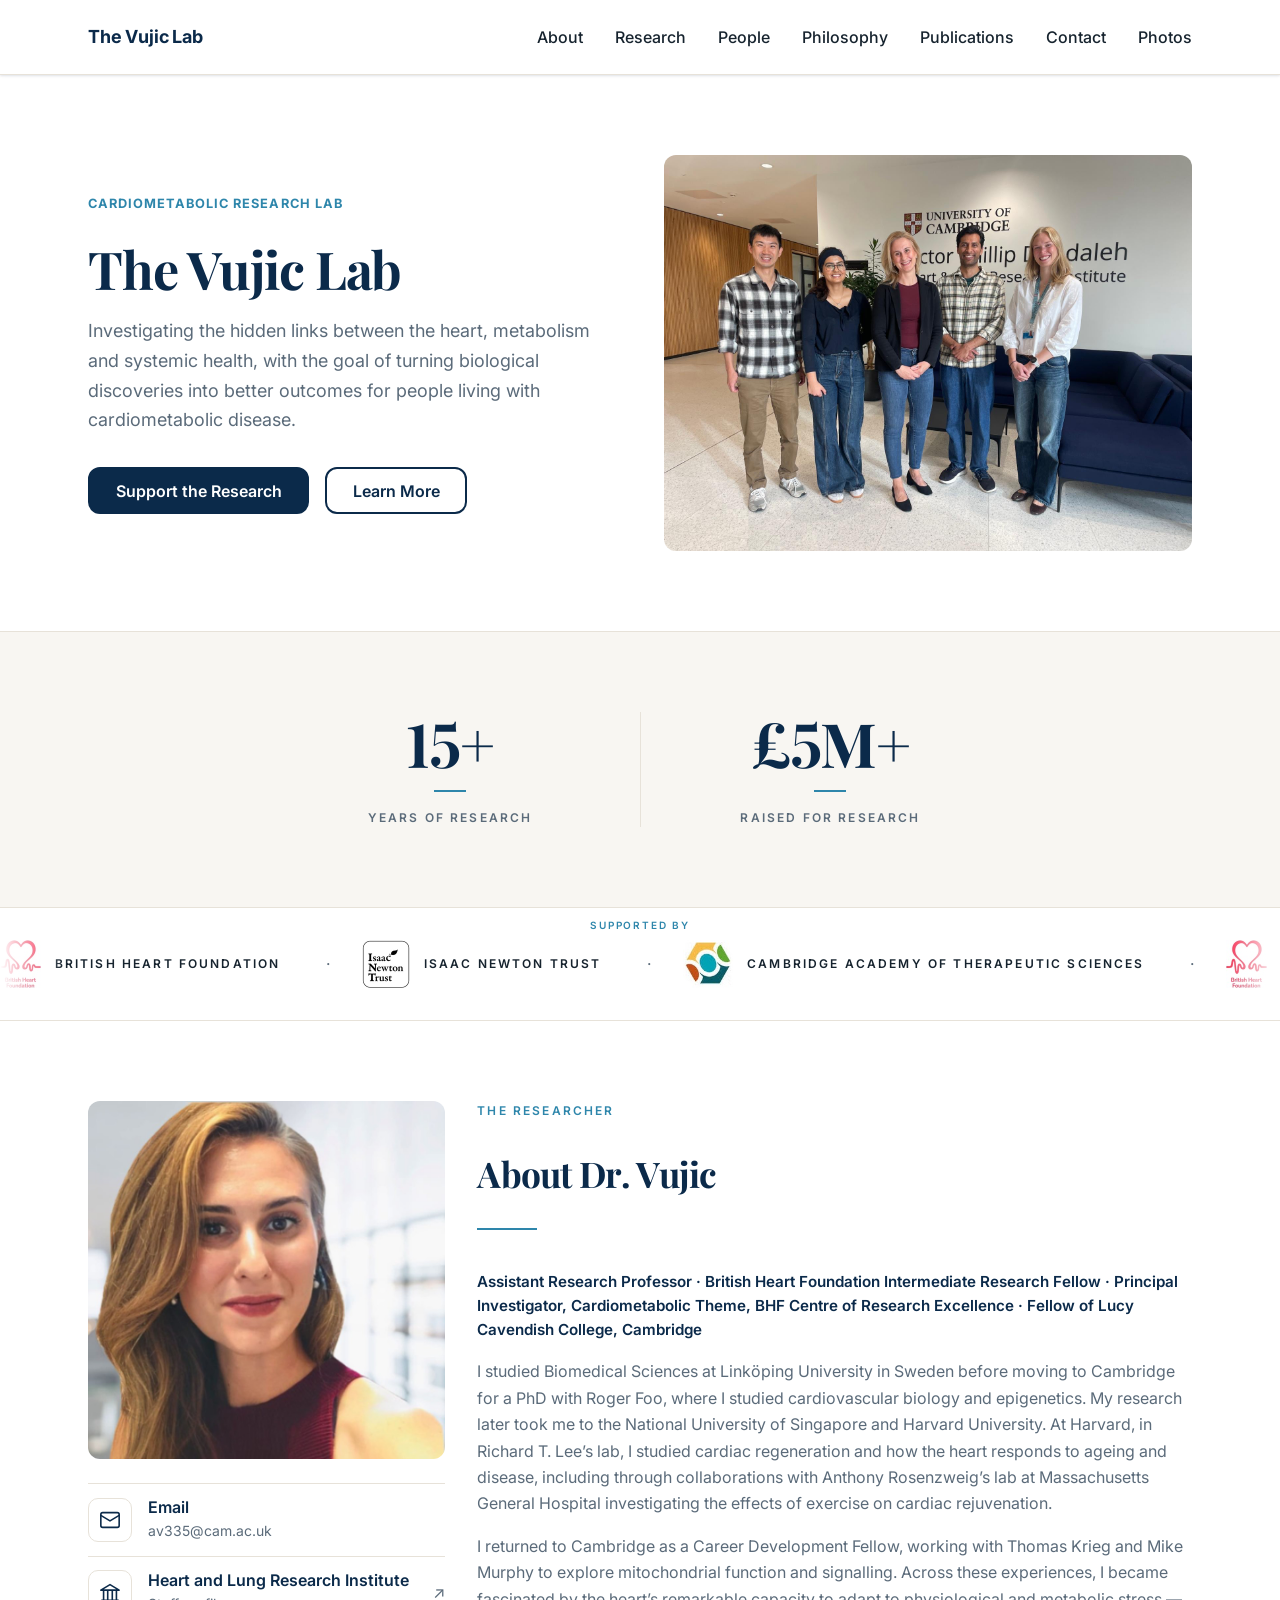
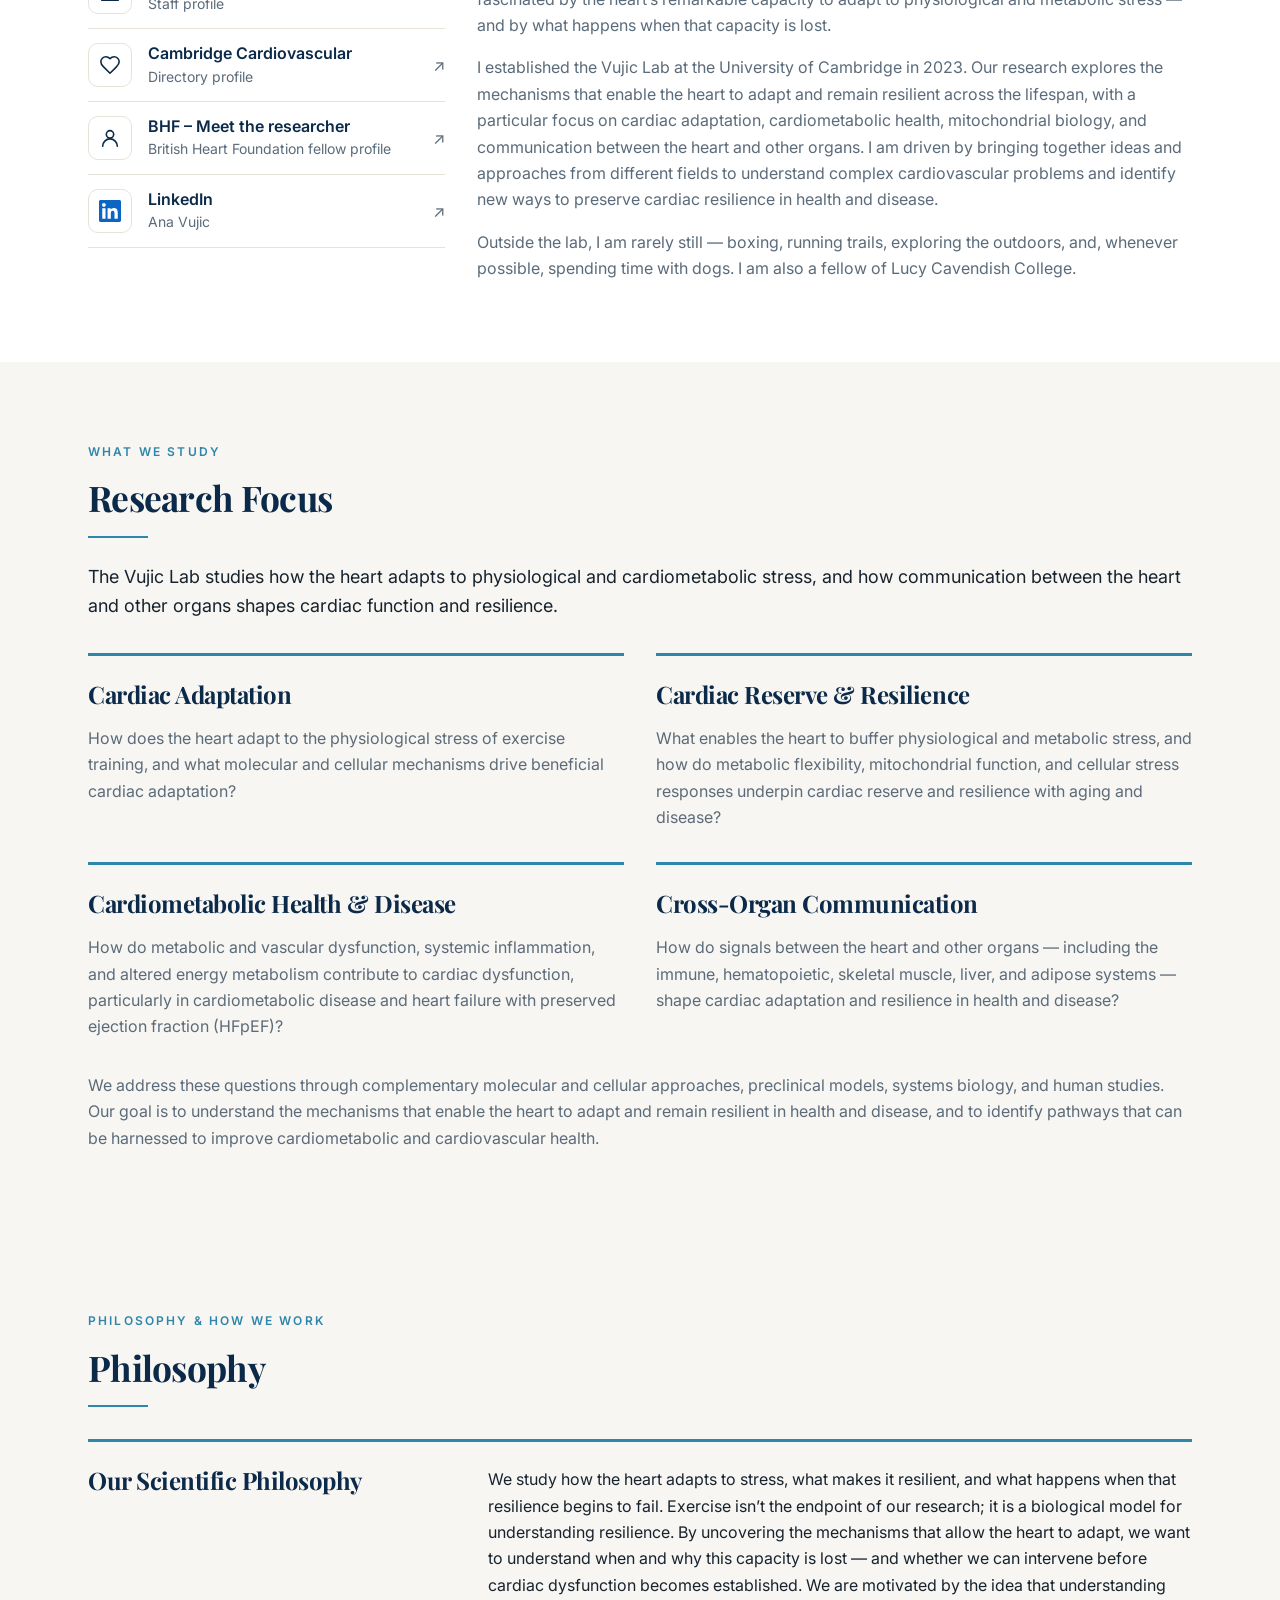
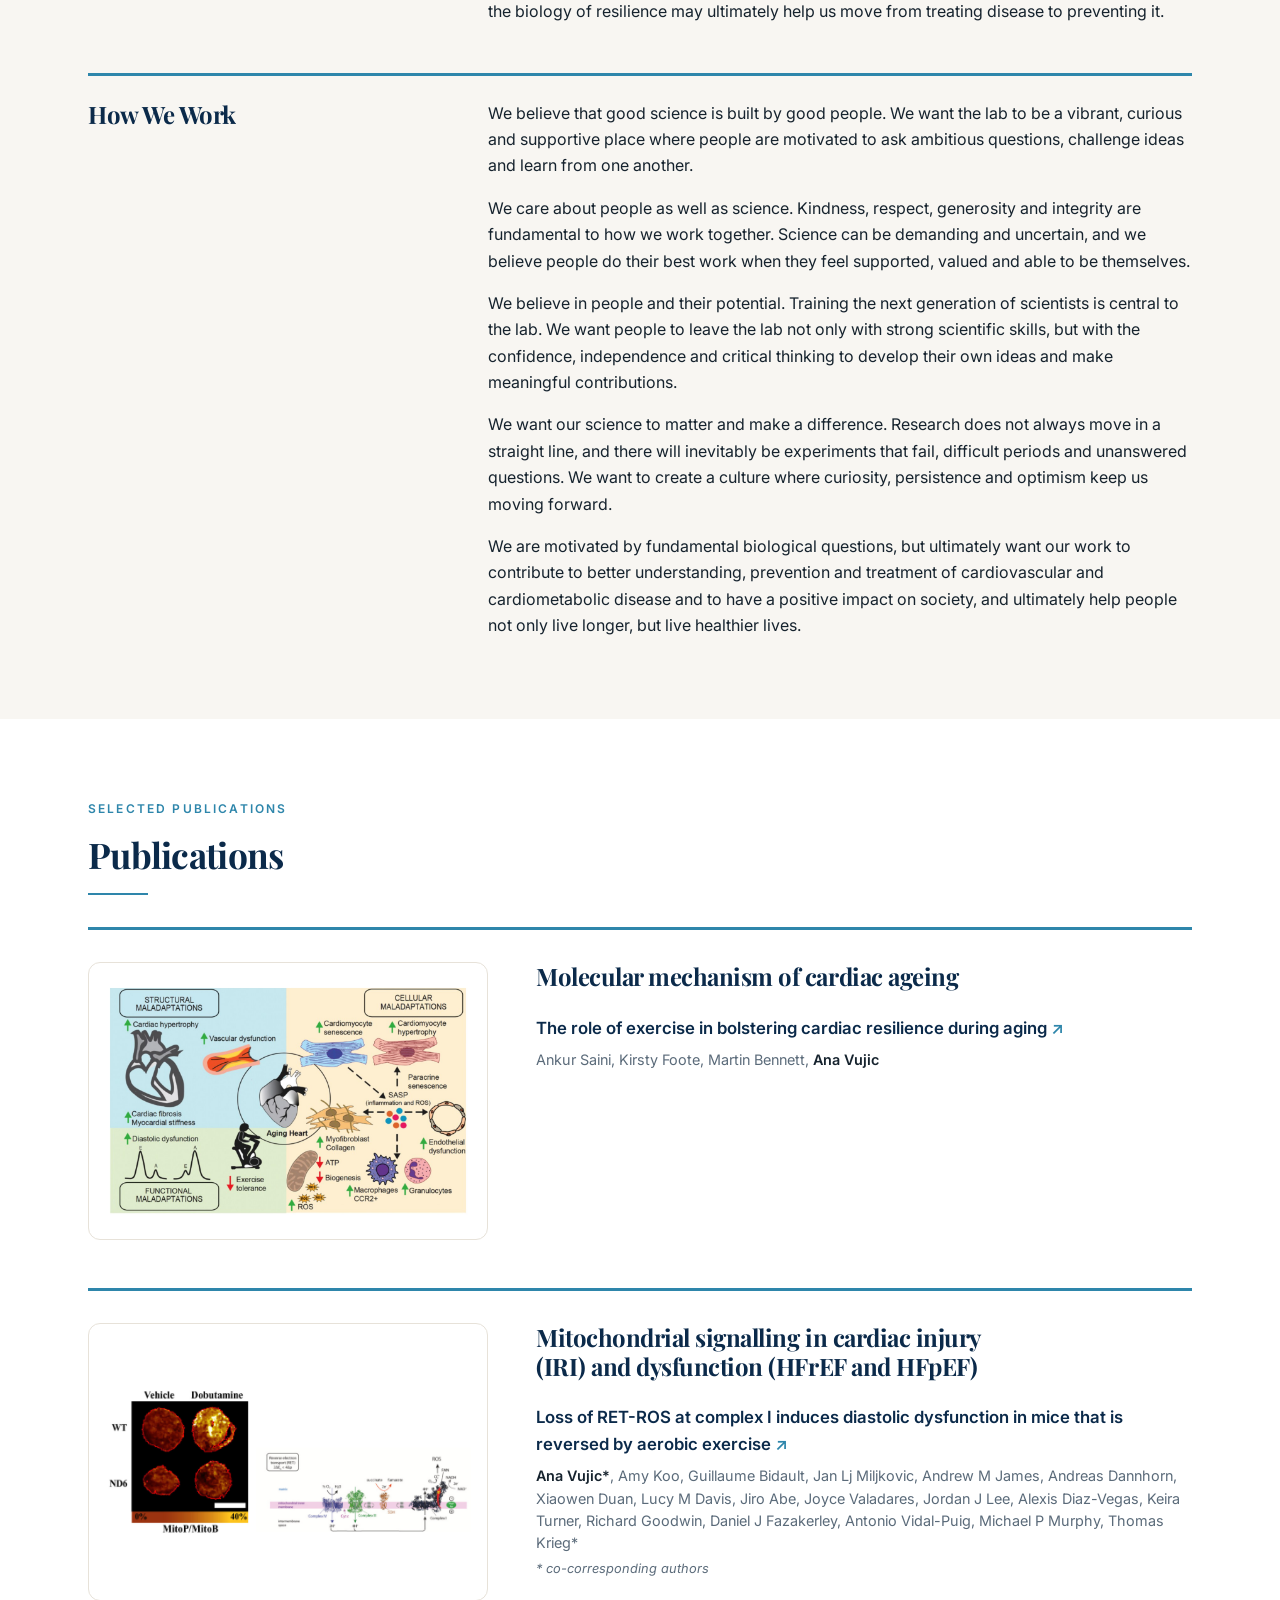
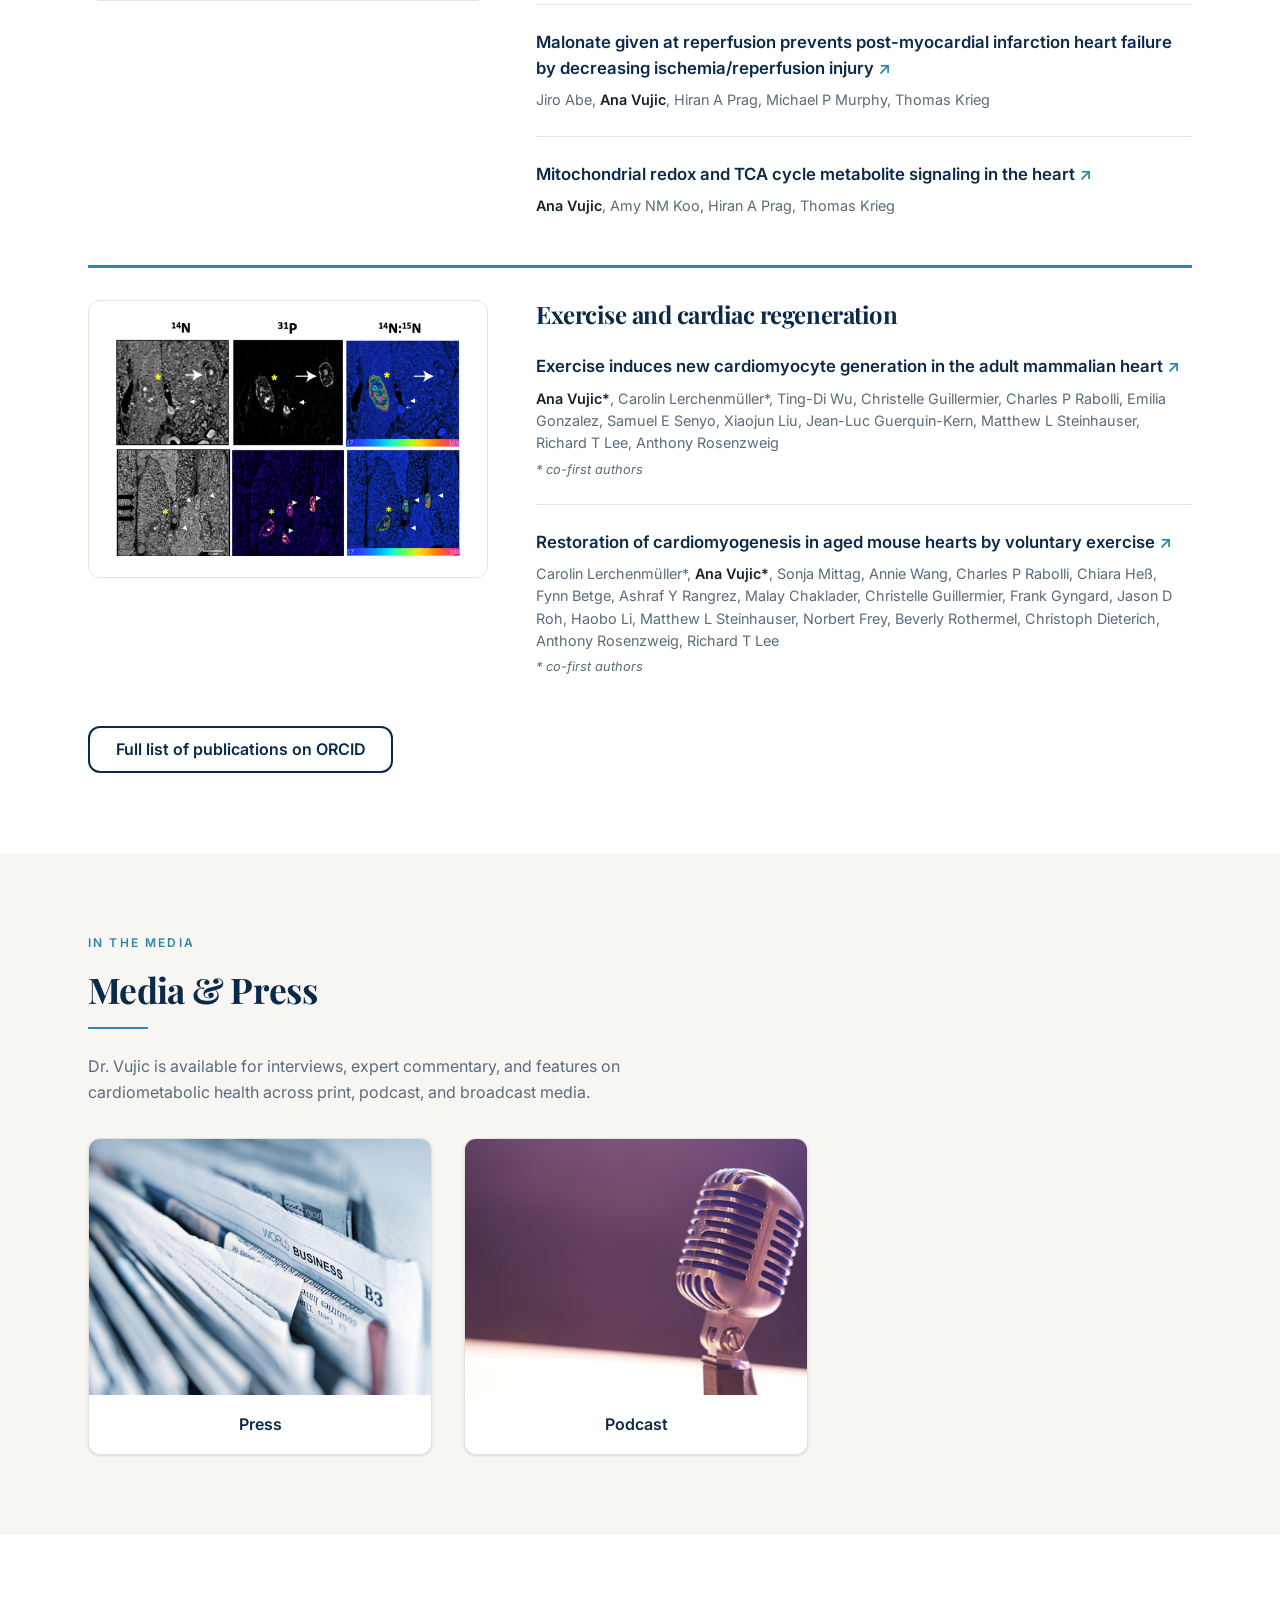
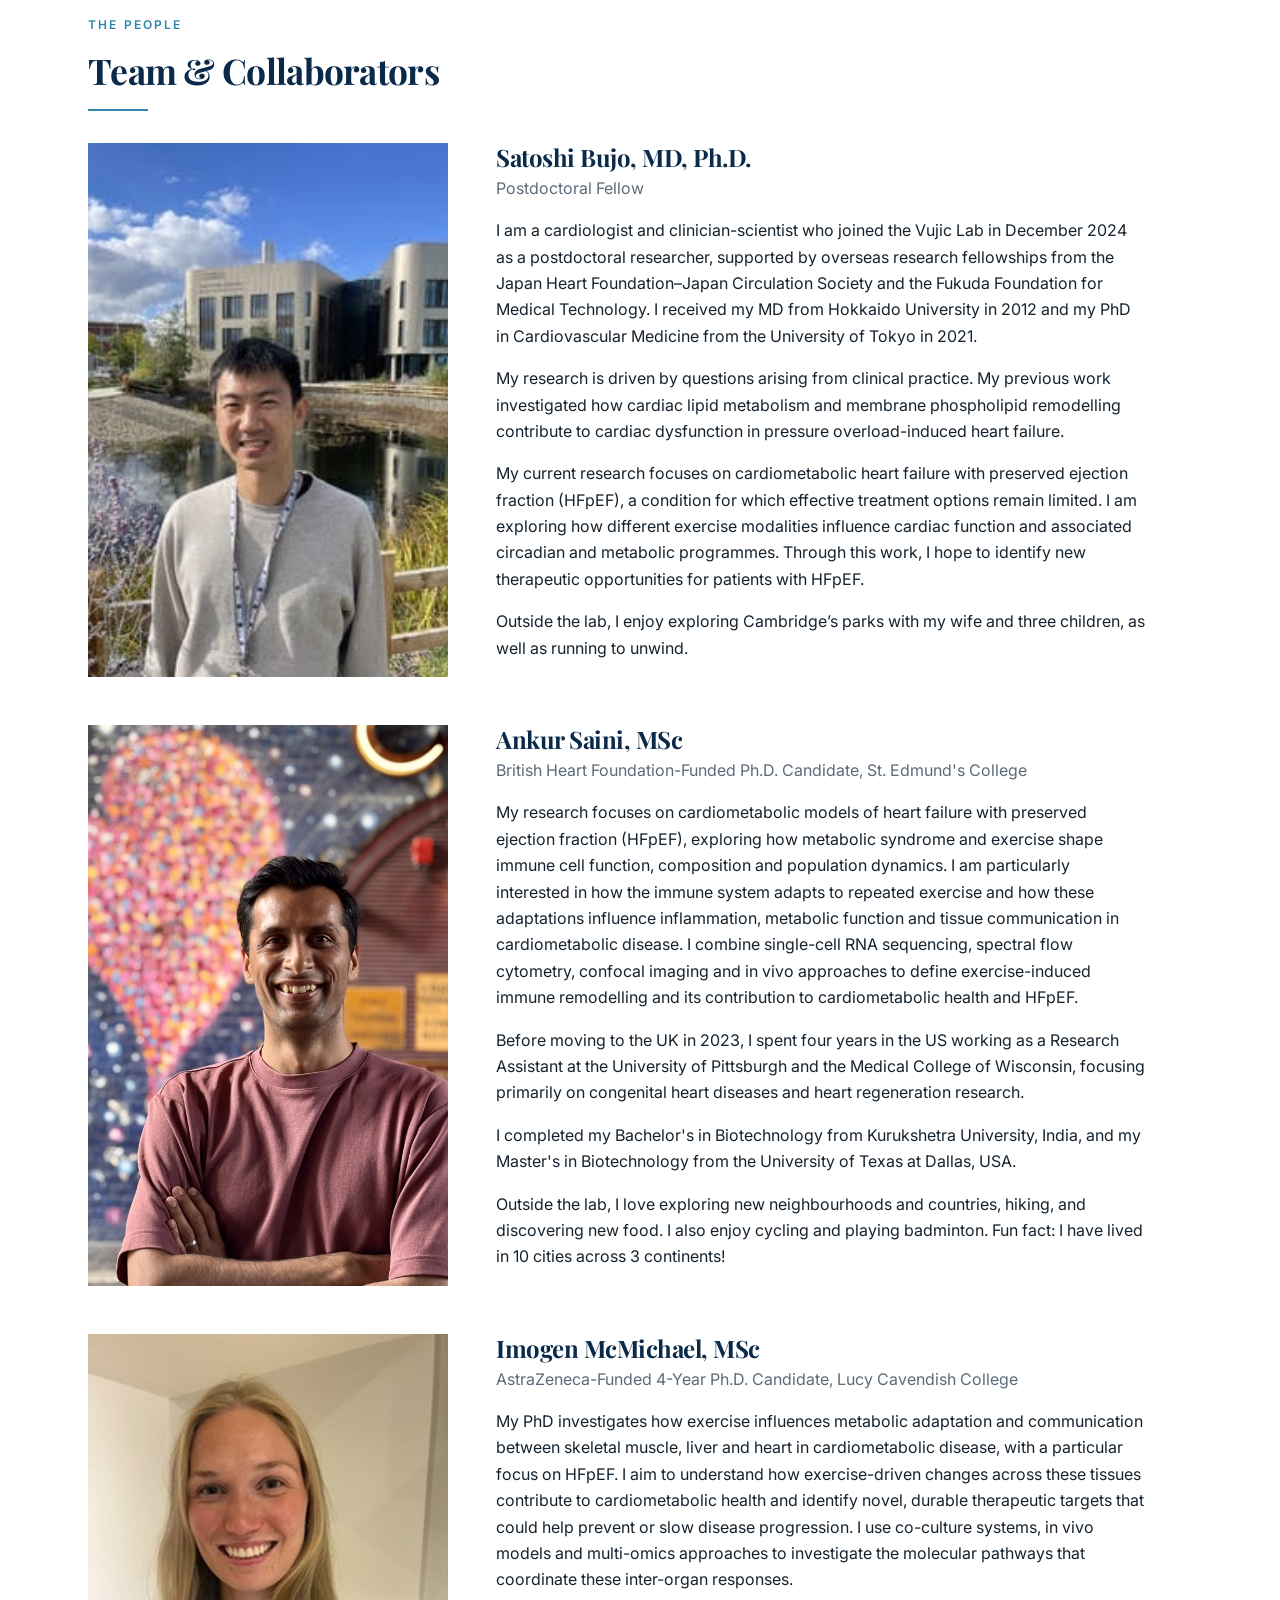
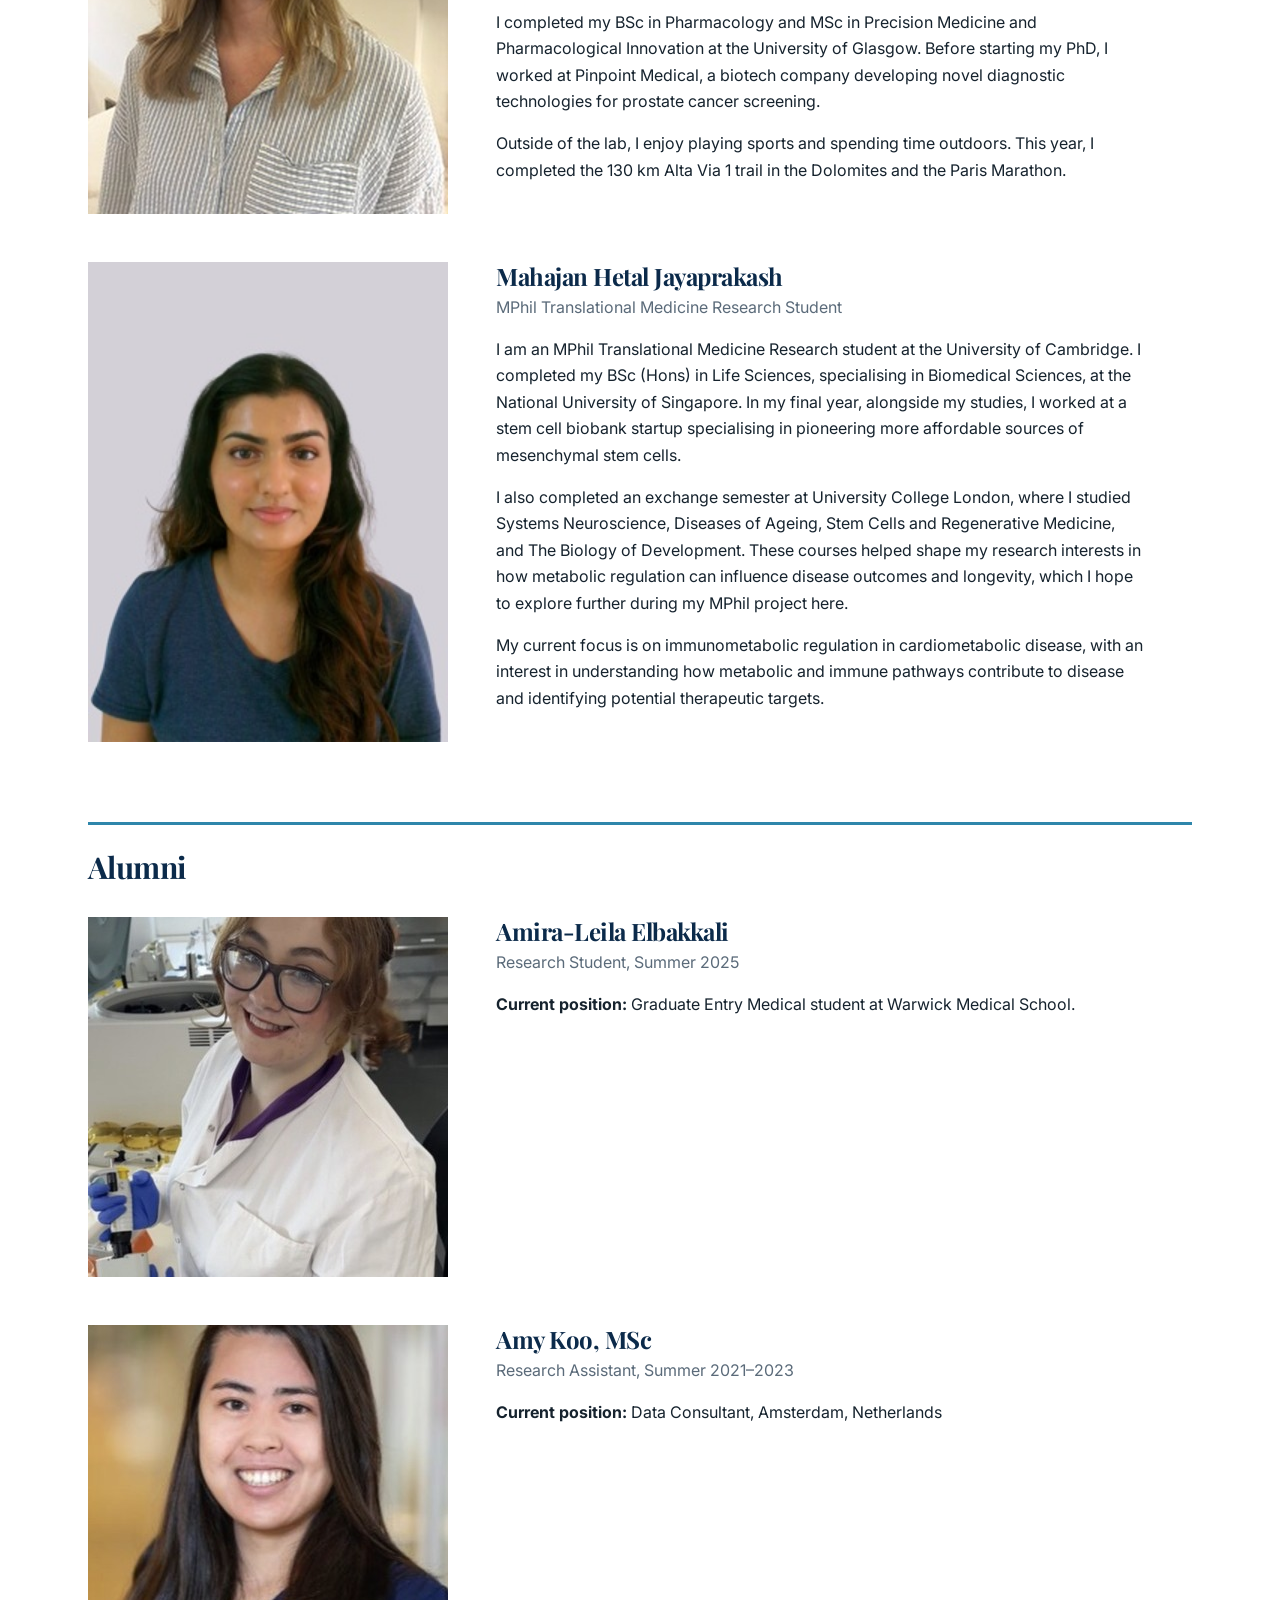
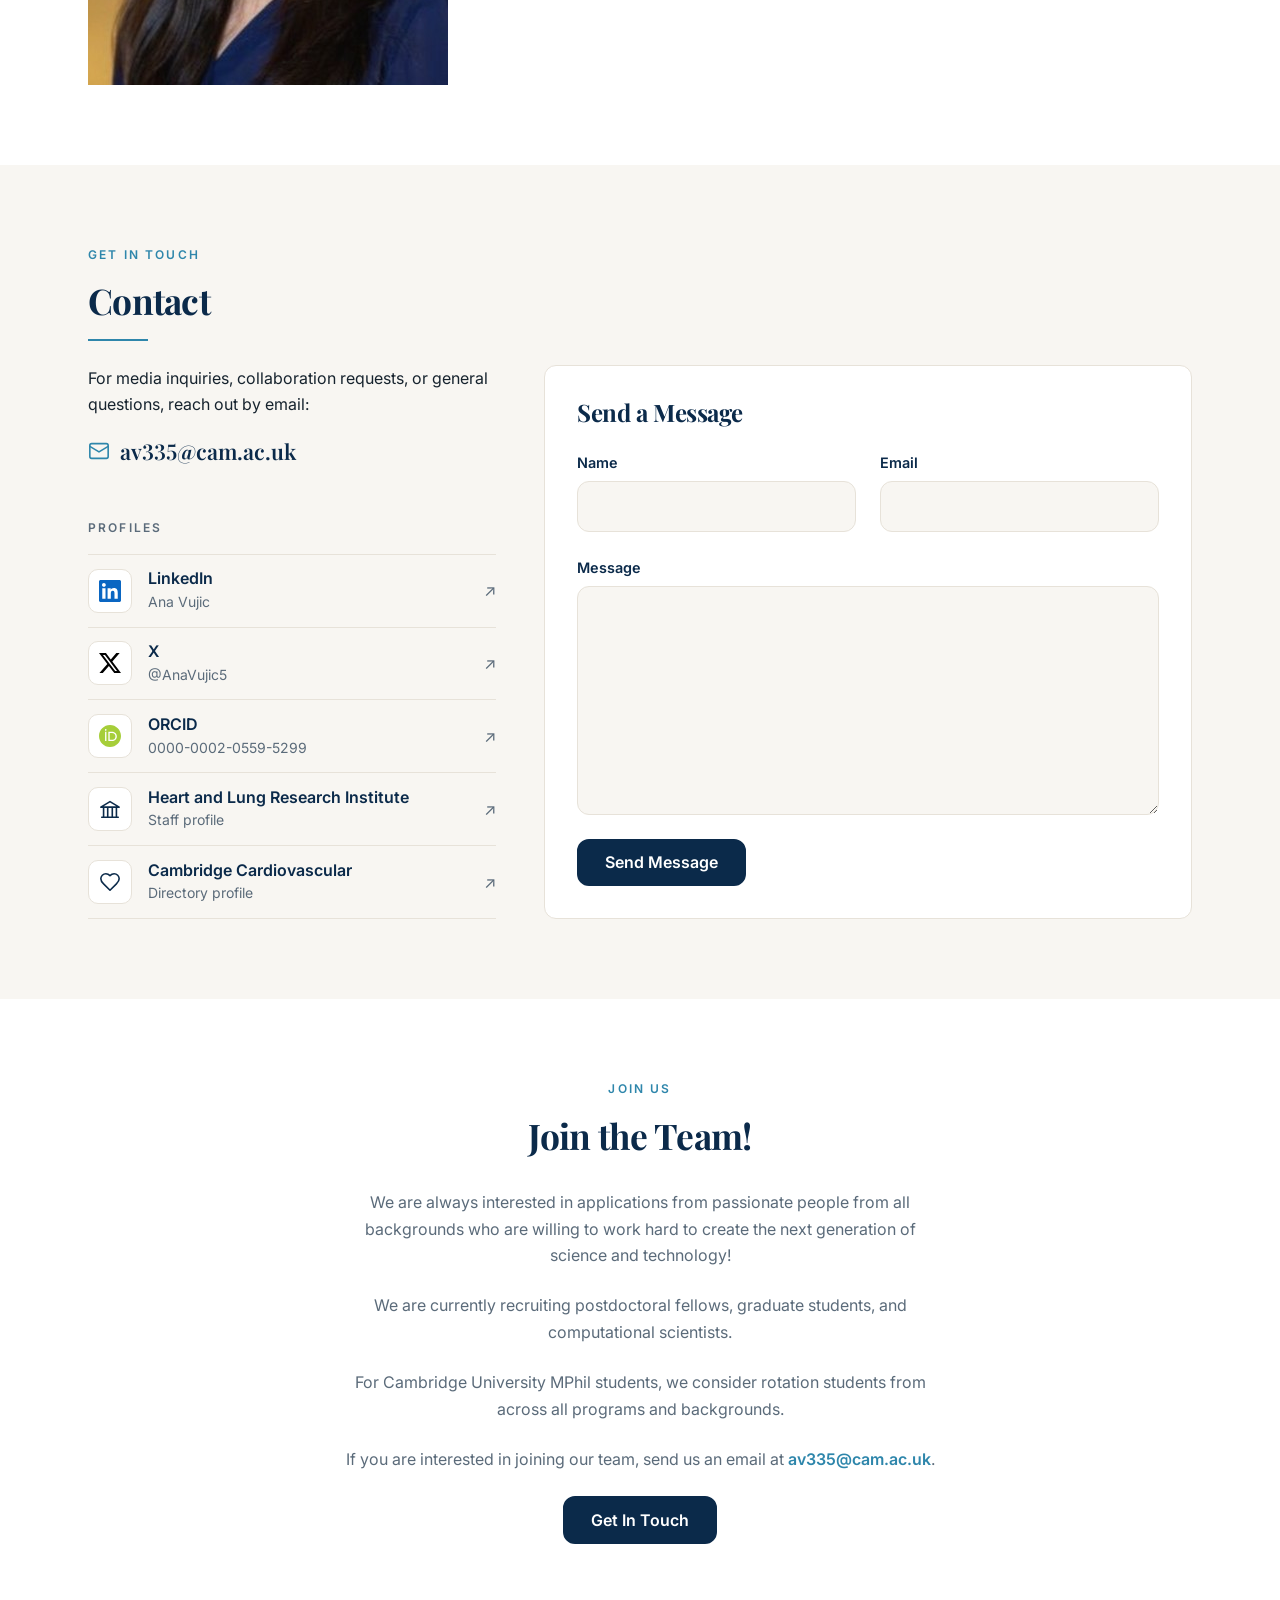
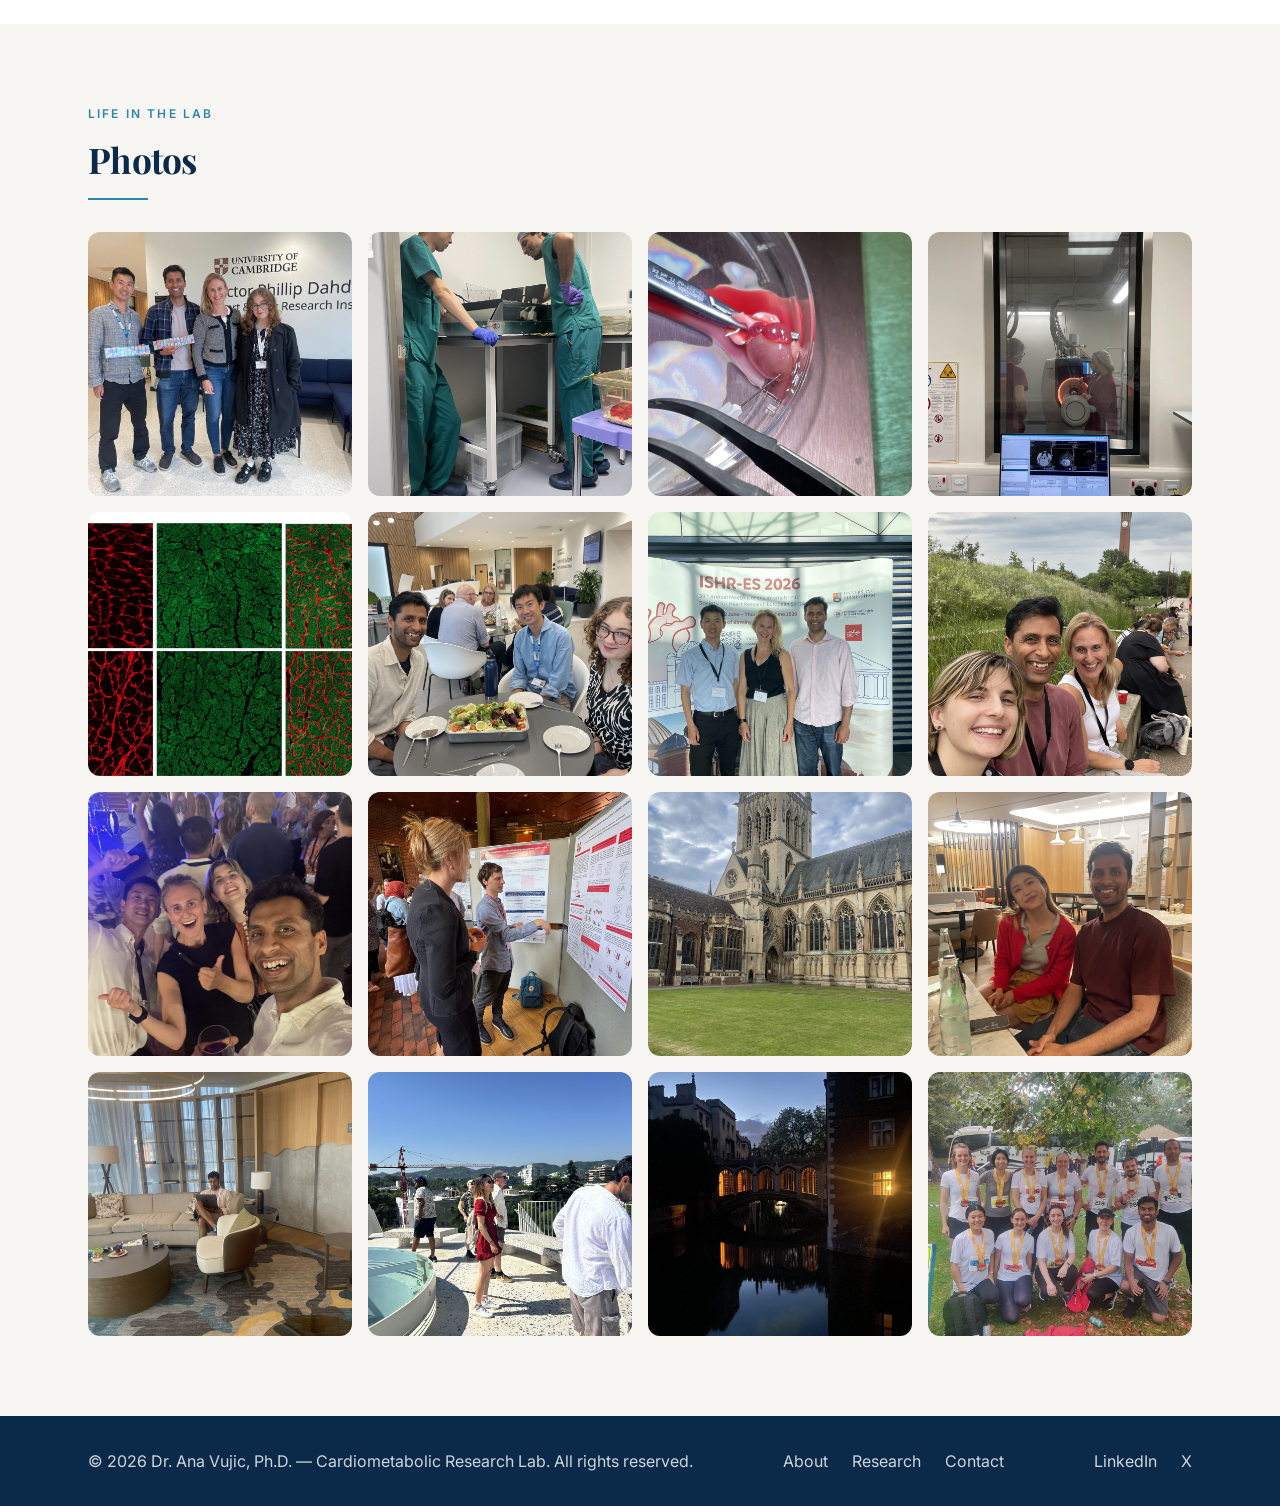
<file: index.html>
<!DOCTYPE html>
<html lang="en">
<head>
  <meta charset="UTF-8">
  <meta name="viewport" content="width=device-width, initial-scale=1.0">
  <title>Dr. Ana Vujic — Cardiometabolic Research</title>
  <meta name="description" content="Dr. Ana Vujic, Ph.D. leads a research lab investigating the link between heart disease and Type 2 diabetes. Learn about her research, publications, and support the lab's work.">
  <link rel="canonical" href="https://vujiclab.com/">
  <!-- Browser tab / home-screen icons -->
  <link rel="icon" href="favicon.ico" sizes="any">
  <link rel="icon" type="image/png" sizes="32x32" href="images/favicon-32.png">
  <link rel="apple-touch-icon" href="images/apple-touch-icon.png">
  <meta name="theme-color" content="#0B2A4A">
  <!-- Link previews (LinkedIn, Facebook, WhatsApp, Slack, X) -->
  <meta property="og:type" content="website">
  <meta property="og:site_name" content="The Vujic Lab">
  <meta property="og:locale" content="en_GB">
  <meta property="og:title" content="The Vujic Lab | Cardiometabolic Research, University of Cambridge">
  <meta property="og:description" content="The Vujic Lab at the University of Cambridge investigates the links between the heart, metabolism and systemic health, from cardiac adaptation and resilience to cardiometabolic disease.">
  <meta property="og:url" content="https://vujiclab.com/">
  <meta property="og:image" content="https://vujiclab.com/images/og-image.jpg">
  <meta property="og:image:width" content="1200">
  <meta property="og:image:height" content="630">
  <meta property="og:image:alt" content="The Vujic Lab team at the Victor Phillip Dahdaleh Heart and Lung Research Institute, University of Cambridge">
  <meta name="twitter:card" content="summary_large_image">
  <link rel="preconnect" href="https://fonts.googleapis.com">
  <link rel="preconnect" href="https://fonts.gstatic.com" crossorigin>
  <link href="https://fonts.googleapis.com/css2?family=Playfair+Display:ital,wght@0,400;0,600;0,700;1,400&family=Inter:wght@300;400;500;600&display=swap" rel="stylesheet">
  <link rel="stylesheet" href="css/styles.css?v=37">
</head>
<body>
  <header class="site-header">
    <div class="container nav">
      <a href="#hero" class="nav__brand">The Vujic Lab</a>
      <button class="nav__toggle" aria-label="Toggle navigation" aria-expanded="false">☰</button>
      <ul class="nav__list">
        <li><a class="nav__link" href="#about">About</a></li>
        <li><a class="nav__link" href="#research">Research</a></li>
        <li><a class="nav__link" href="#team">People</a></li>
        <li><a class="nav__link" href="#philosophy">Philosophy</a></li>
        <li><a class="nav__link" href="#publications">Publications</a></li>
        <li><a class="nav__link" href="#contact">Contact</a></li>
        <li><a class="nav__link" href="#photos">Photos</a></li>
      </ul>
    </div>
  </header>

  <main>

    <!-- ============ HERO ============ -->
    <section id="hero" class="section hero">
      <div class="container hero__grid">
        <div class="hero__content">
          <p class="hero__eyebrow">Cardiometabolic Research Lab</p>
          <h1 class="hero__title">The Vujic Lab</h1>
          <p class="hero__subtitle">
            Investigating the hidden links between the heart, metabolism and systemic health,
            with the goal of turning biological discoveries into better outcomes for people
            living with cardiometabolic disease.
          </p>
          <div class="hero__actions">
            <a class="btn btn--primary" href="#contact-form">Support the Research</a>
            <a class="btn btn--secondary" href="#about">Learn More</a>
          </div>
        </div>
        <div class="hero__image">
          <img src="images/hero-lab-team.jpg" alt="The Vujic Lab team in the atrium of the Victor Phillip Dahdaleh Heart and Lung Research Institute, University of Cambridge" width="1600" height="1200">
        </div>
      </div>
    </section>

    <!-- ============ IMPACT / STATS ============ -->
    <section id="impact" class="section stats">
      <div class="container">
        <div class="stats__grid">
          <div class="stat">
            <p class="stat__number">15+</p>
            <p class="stat__label">Years of Research</p>
          </div>
          <div class="stat">
            <p class="stat__number">£5M+</p>
            <p class="stat__label">Raised for Research</p>
          </div>
        </div>
      </div>
    </section>

    <!-- ============ FUNDERS TICKER ============ -->
    <!-- Kopper House-style running ticker. The moving track is decorative
         (aria-hidden) and repeats one set of funders six times so the loop
         is seamless on wide screens; screen readers get the plain list
         instead. Pauses on hover; stays still under reduced motion.
         AstraZeneca removed for now (2026-10-18); its logo is still in
         images/funders/astrazeneca.jpg. -->
    <section class="funders" aria-label="Funders">
      <p class="funders__label">Supported by</p>
      <ul class="sr-only">
        <li>British Heart Foundation</li>
        <li>Isaac Newton Trust</li>
        <li>Cambridge Academy of Therapeutic Sciences</li>
      </ul>
      <div class="funders__viewport" aria-hidden="true">
        <div class="funders__track">
          <ul class="funders__group">
            <li class="funder"><img src="images/funders/british-heart-foundation.jpg" alt="" width="41" height="48"><span>British Heart Foundation</span></li>
            <li class="funder"><img src="images/funders/isaac-newton-trust.jpg" alt="" width="48" height="48"><span>Isaac Newton Trust</span></li>
            <li class="funder"><img src="images/funders/cambridge-academy-of-therapeutic-sciences.jpg" alt="" width="50" height="48"><span>Cambridge Academy of Therapeutic Sciences</span></li>
          </ul>
          <ul class="funders__group">
            <li class="funder"><img src="images/funders/british-heart-foundation.jpg" alt="" width="41" height="48"><span>British Heart Foundation</span></li>
            <li class="funder"><img src="images/funders/isaac-newton-trust.jpg" alt="" width="48" height="48"><span>Isaac Newton Trust</span></li>
            <li class="funder"><img src="images/funders/cambridge-academy-of-therapeutic-sciences.jpg" alt="" width="50" height="48"><span>Cambridge Academy of Therapeutic Sciences</span></li>
          </ul>
          <ul class="funders__group">
            <li class="funder"><img src="images/funders/british-heart-foundation.jpg" alt="" width="41" height="48"><span>British Heart Foundation</span></li>
            <li class="funder"><img src="images/funders/isaac-newton-trust.jpg" alt="" width="48" height="48"><span>Isaac Newton Trust</span></li>
            <li class="funder"><img src="images/funders/cambridge-academy-of-therapeutic-sciences.jpg" alt="" width="50" height="48"><span>Cambridge Academy of Therapeutic Sciences</span></li>
          </ul>
          <ul class="funders__group">
            <li class="funder"><img src="images/funders/british-heart-foundation.jpg" alt="" width="41" height="48"><span>British Heart Foundation</span></li>
            <li class="funder"><img src="images/funders/isaac-newton-trust.jpg" alt="" width="48" height="48"><span>Isaac Newton Trust</span></li>
            <li class="funder"><img src="images/funders/cambridge-academy-of-therapeutic-sciences.jpg" alt="" width="50" height="48"><span>Cambridge Academy of Therapeutic Sciences</span></li>
          </ul>
          <ul class="funders__group">
            <li class="funder"><img src="images/funders/british-heart-foundation.jpg" alt="" width="41" height="48"><span>British Heart Foundation</span></li>
            <li class="funder"><img src="images/funders/isaac-newton-trust.jpg" alt="" width="48" height="48"><span>Isaac Newton Trust</span></li>
            <li class="funder"><img src="images/funders/cambridge-academy-of-therapeutic-sciences.jpg" alt="" width="50" height="48"><span>Cambridge Academy of Therapeutic Sciences</span></li>
          </ul>
          <ul class="funders__group">
            <li class="funder"><img src="images/funders/british-heart-foundation.jpg" alt="" width="41" height="48"><span>British Heart Foundation</span></li>
            <li class="funder"><img src="images/funders/isaac-newton-trust.jpg" alt="" width="48" height="48"><span>Isaac Newton Trust</span></li>
            <li class="funder"><img src="images/funders/cambridge-academy-of-therapeutic-sciences.jpg" alt="" width="50" height="48"><span>Cambridge Academy of Therapeutic Sciences</span></li>
          </ul>
        </div>
      </div>
    </section>

    <!-- ============ ABOUT ============ -->
    <section id="about" class="section about">
      <div class="container">
        <div class="about__grid grid grid--2">
          <div class="about__image">
            <img src="images/Ana.jpeg" alt="Portrait of Dr. Ana Vujic, Ph.D." width="800" height="800">
          </div>
          <div class="about__body">
            <span class="section__label">The Researcher</span>
            <h2>About Dr. Vujic</h2>
            <div class="section__divider"></div>

            <p class="about__titles">
              Assistant Research Professor &middot; British Heart Foundation Intermediate
              Research Fellow &middot; Principal Investigator, Cardiometabolic Theme, BHF
              Centre of Research Excellence &middot; Fellow of Lucy Cavendish College,
              Cambridge
            </p>

            <p>
              I studied Biomedical Sciences at Link&ouml;ping University in Sweden before
              moving to Cambridge for a PhD with Roger Foo, where I studied cardiovascular
              biology and epigenetics. My research later took me to the National University
              of Singapore and Harvard University. At Harvard, in Richard T. Lee&rsquo;s
              lab, I studied cardiac regeneration and how the heart responds to ageing and
              disease, including through collaborations with Anthony Rosenzweig&rsquo;s lab
              at Massachusetts General Hospital investigating the effects of exercise on
              cardiac rejuvenation.
            </p>
            <p>
              I returned to Cambridge as a Career Development Fellow, working with Thomas
              Krieg and Mike Murphy to explore mitochondrial function and signalling. Across
              these experiences, I became fascinated by the heart&rsquo;s remarkable
              capacity to adapt to physiological and metabolic stress &mdash; and by what
              happens when that capacity is lost.
            </p>
            <p>
              I established the Vujic Lab at the University of Cambridge in 2023. Our
              research explores the mechanisms that enable the heart to adapt and remain
              resilient across the lifespan, with a particular focus on cardiac adaptation,
              cardiometabolic health, mitochondrial biology, and communication between the
              heart and other organs. I am driven by bringing together ideas and approaches
              from different fields to understand complex cardiovascular problems and
              identify new ways to preserve cardiac resilience in health and disease.
            </p>
            <p>
              Outside the lab, I am rarely still &mdash; boxing, running trails, exploring
              the outdoors, and, whenever possible, spending time with dogs. I am also a
              fellow of Lucy Cavendish College.
            </p>

          </div>
          <!-- Contact/affiliation links: same logo-row component as the
               Contact section. Sits under the photo on wide screens and
               after the bio on mobile (grid areas). -->
          <ul class="about__links">
            <li>
              <a class="contact-link" href="mailto:av335@cam.ac.uk">
                <span class="contact-link__icon contact-link__icon--outline">
                  <svg viewBox="0 0 24 24" aria-hidden="true"><rect x="2" y="4" width="20" height="16" rx="2"/><path d="m22 7-10 6L2 7"/></svg>
                </span>
                <span class="contact-link__text">
                  <span class="contact-link__name">Email</span>
                  <span class="contact-link__meta">av335@cam.ac.uk</span>
                </span>
              </a>
            </li>
            <li>
              <a class="contact-link" href="https://www.hlri.cam.ac.uk/staff/dr-ana-vujic" target="_blank" rel="noopener">
                <span class="contact-link__icon contact-link__icon--outline">
                  <svg viewBox="0 0 24 24" aria-hidden="true"><path d="M3 21h18M5 21V10M9.5 21V10M14.5 21V10M19 21V10M2 10l10-6 10 6Z"/></svg>
                </span>
                <span class="contact-link__text">
                  <span class="contact-link__name">Heart and Lung Research Institute</span>
                  <span class="contact-link__meta">Staff profile</span>
                </span>
              </a>
            </li>
            <li>
              <a class="contact-link" href="https://www.cardiovascular.cam.ac.uk/directory/ana-vujic" target="_blank" rel="noopener">
                <span class="contact-link__icon contact-link__icon--outline">
                  <svg viewBox="0 0 24 24" aria-hidden="true"><path d="M19 14c1.49-1.46 3-3.21 3-5.5A5.5 5.5 0 0 0 16.5 3c-1.76 0-3 .5-4.5 2-1.5-1.5-2.74-2-4.5-2A5.5 5.5 0 0 0 2 8.5c0 2.3 1.5 4.05 3 5.5l7 7Z"/></svg>
                </span>
                <span class="contact-link__text">
                  <span class="contact-link__name">Cambridge Cardiovascular</span>
                  <span class="contact-link__meta">Directory profile</span>
                </span>
              </a>
            </li>
            <li>
              <a class="contact-link" href="https://www.bhf.org.uk/for-professionals/information-for-researchers/fellow-profile#:~:text=Ana%20Vujic" target="_blank" rel="noopener">
                <span class="contact-link__icon contact-link__icon--outline">
                  <svg viewBox="0 0 24 24" aria-hidden="true"><circle cx="12" cy="8" r="4"/><path d="M4 21a8 8 0 0 1 16 0"/></svg>
                </span>
                <span class="contact-link__text">
                  <span class="contact-link__name">BHF &ndash; Meet the researcher</span>
                  <span class="contact-link__meta">British Heart Foundation fellow profile</span>
                </span>
              </a>
            </li>
            <li>
              <a class="contact-link" href="https://www.linkedin.com/in/ana-vujic-31333317/" target="_blank" rel="noopener">
                <span class="contact-link__icon contact-link__icon--linkedin">
                  <svg viewBox="0 0 24 24" aria-hidden="true"><path d="M20.447 20.452h-3.554v-5.569c0-1.328-.027-3.037-1.852-3.037-1.853 0-2.136 1.445-2.136 2.939v5.667H9.351V9h3.414v1.561h.046c.477-.9 1.637-1.85 3.37-1.85 3.601 0 4.267 2.37 4.267 5.455v6.286zM5.337 7.433c-1.144 0-2.063-.926-2.063-2.065 0-1.138.92-2.063 2.063-2.063 1.14 0 2.064.925 2.064 2.063 0 1.139-.925 2.065-2.064 2.065zm1.782 13.019H3.555V9h3.564v11.452zM22.225 0H1.771C.792 0 0 .774 0 1.729v20.542C0 23.227.792 24 1.771 24h20.451C23.2 24 24 23.227 24 22.271V1.729C24 .774 23.2 0 22.222 0h.003z"/></svg>
                </span>
                <span class="contact-link__text">
                  <span class="contact-link__name">LinkedIn</span>
                  <span class="contact-link__meta">Ana Vujic</span>
                </span>
              </a>
            </li>
          </ul>
        </div>
      </div>
    </section>

    <!-- ============ RESEARCH FOCUS ============ -->
    <section id="research" class="section research section--alt">
      <div class="container">
        <span class="section__label">What We Study</span>
        <h2>Research Focus</h2>
        <div class="section__divider"></div>

        <p class="research-intro">
          The Vujic Lab studies how the heart adapts to physiological and
          cardiometabolic stress, and how communication between the heart and other
          organs shapes cardiac function and resilience.
        </p>

        <div class="research-questions grid grid--2">
          <div class="research-question">
            <h3 class="research-question__title">Cardiac Adaptation</h3>
            <p class="research-question__body">
              How does the heart adapt to the physiological stress of exercise
              training, and what molecular and cellular mechanisms drive beneficial
              cardiac adaptation?
            </p>
          </div>
          <div class="research-question">
            <h3 class="research-question__title">Cardiac Reserve &amp; Resilience</h3>
            <p class="research-question__body">
              What enables the heart to buffer physiological and metabolic stress,
              and how do metabolic flexibility, mitochondrial function, and cellular
              stress responses underpin cardiac reserve and resilience with aging
              and disease?
            </p>
          </div>
          <div class="research-question">
            <h3 class="research-question__title">Cardiometabolic Health &amp; Disease</h3>
            <p class="research-question__body">
              How do metabolic and vascular dysfunction, systemic inflammation, and
              altered energy metabolism contribute to cardiac dysfunction,
              particularly in cardiometabolic disease and heart failure with
              preserved ejection fraction (HFpEF)?
            </p>
          </div>
          <div class="research-question">
            <h3 class="research-question__title">Cross-Organ Communication</h3>
            <p class="research-question__body">
              How do signals between the heart and other organs &mdash; including
              the immune, hematopoietic, skeletal muscle, liver, and adipose
              systems &mdash; shape cardiac adaptation and resilience in health and
              disease?
            </p>
          </div>
        </div>

        <p class="research-outro">
          We address these questions through complementary molecular and cellular
          approaches, preclinical models, systems biology, and human studies. Our
          goal is to understand the mechanisms that enable the heart to adapt and
          remain resilient in health and disease, and to identify pathways that can
          be harnessed to improve cardiometabolic and cardiovascular health.
        </p>
      </div>
    </section>

    <!-- ============ PHILOSOPHY ============ -->
    <section id="philosophy" class="section philosophy section--alt">
      <div class="container">
        <span class="section__label">Philosophy &amp; How We Work</span>
        <h2>Philosophy</h2>
        <div class="section__divider"></div>

        <div class="philosophy__body">
          <div class="philosophy__block">
            <h3>Our Scientific Philosophy</h3>
            <div class="philosophy__text">
              <p>
                We study how the heart adapts to stress, what makes it resilient,
                and what happens when that resilience begins to fail. Exercise
                isn&rsquo;t the endpoint of our research; it is a biological model
                for understanding resilience. By uncovering the mechanisms that
                allow the heart to adapt, we want to understand when and why this
                capacity is lost &mdash; and whether we can intervene before
                cardiac dysfunction becomes established. We are motivated by the
                idea that understanding the biology of resilience may ultimately
                help us move from treating disease to preventing it.
              </p>
            </div>
          </div>

          <div class="philosophy__block">
            <h3>How We Work</h3>
            <div class="philosophy__text">
              <p>
                We believe that good science is built by good people. We want
                the lab to be a vibrant, curious and supportive place where
                people are motivated to ask ambitious questions, challenge ideas
                and learn from one another.
              </p>
              <p>
                We care about people as well as science. Kindness, respect,
                generosity and integrity are fundamental to how we work
                together. Science can be demanding and uncertain, and we believe
                people do their best work when they feel supported, valued and
                able to be themselves.
              </p>
              <p>
                We believe in people and their potential. Training the next
                generation of scientists is central to the lab. We want people
                to leave the lab not only with strong scientific skills, but
                with the confidence, independence and critical thinking to
                develop their own ideas and make meaningful contributions.
              </p>
              <p>
                We want our science to matter and make a difference. Research
                does not always move in a straight line, and there will
                inevitably be experiments that fail, difficult periods and
                unanswered questions. We want to create a culture where
                curiosity, persistence and optimism keep us moving forward.
              </p>
              <p>
                We are motivated by fundamental biological questions, but
                ultimately want our work to contribute to better understanding,
                prevention and treatment of cardiovascular and cardiometabolic
                disease and to have a positive impact on society, and
                ultimately help people not only live longer, but live healthier
                lives.
              </p>
            </div>
          </div>
        </div>
      </div>
    </section>

    <!-- ============ PUBLICATIONS ============ -->
    <!-- Real selected publications supplied by the lab, grouped by research
         theme. Titles/authors/links are verbatim from the lab's list; journal
         names and years are deliberately not added until confirmed. -->
    <section id="publications" class="section publications">
      <div class="container">
        <span class="section__label">Selected Publications</span>
        <h2>Publications</h2>
        <div class="section__divider"></div>

        <div class="pub-groups">
          <div class="pub-group">
            <h3 class="pub-group__title">Molecular mechanism of cardiac ageing</h3>
            <figure class="pub-group__figure">
              <a href="images/publications/cardiac-ageing.jpg" target="_blank" rel="noopener">
                <img src="images/publications/cardiac-ageing.jpg" alt="Illustration of the structural, cellular and functional maladaptations of the aging heart" width="1164" height="748" loading="lazy">
              </a>
            </figure>
            <ul class="pub-list">
              <li class="pub-item">
                <a class="pub-item__title" href="https://www.oaepublish.com/articles/jca.2024.18" target="_blank" rel="noopener">The role of exercise in bolstering cardiac resilience during aging</a>
                <p class="pub-item__authors">Ankur Saini, Kirsty Foote, Martin Bennett, <strong>Ana Vujic</strong></p>
              </li>
            </ul>
          </div>

          <div class="pub-group">
            <h3 class="pub-group__title">Mitochondrial signalling in cardiac injury (IRI) and dysfunction (HFrEF and HFpEF)</h3>
            <figure class="pub-group__figure">
              <a href="images/publications/mitochondrial-signalling.jpg" target="_blank" rel="noopener">
                <img src="images/publications/mitochondrial-signalling.jpg" alt="MitoP/MitoB imaging of WT and ND6 hearts treated with vehicle or dobutamine, beside a diagram of reverse electron transport generating ROS at mitochondrial complex I" width="1665" height="680" loading="lazy">
              </a>
            </figure>
            <ul class="pub-list">
              <li class="pub-item">
                <a class="pub-item__title" href="https://journals.physiology.org/doi/full/10.1152/ajpheart.00482.2024" target="_blank" rel="noopener">Loss of RET-ROS at complex I induces diastolic dysfunction in mice that is reversed by aerobic exercise</a>
                <p class="pub-item__authors"><strong>Ana Vujic*</strong>, Amy Koo, Guillaume Bidault, Jan Lj Miljkovic, Andrew M James, Andreas Dannhorn, Xiaowen Duan, Lucy M Davis, Jiro Abe, Joyce Valadares, Jordan J Lee, Alexis Diaz-Vegas, Keira Turner, Richard Goodwin, Daniel J Fazakerley, Antonio Vidal-Puig, Michael P Murphy, Thomas Krieg*</p>
                <p class="pub-item__note">* co-corresponding authors</p>
              </li>
              <li class="pub-item">
                <a class="pub-item__title" href="https://link.springer.com/article/10.1007/s00395-024-01063-z" target="_blank" rel="noopener">Malonate given at reperfusion prevents post-myocardial infarction heart failure by decreasing ischemia/reperfusion injury</a>
                <p class="pub-item__authors">Jiro Abe, <strong>Ana Vujic</strong>, Hiran A Prag, Michael P Murphy, Thomas Krieg</p>
              </li>
              <li class="pub-item">
                <a class="pub-item__title" href="https://www.sciencedirect.com/science/article/pii/S0891584921001398" target="_blank" rel="noopener">Mitochondrial redox and TCA cycle metabolite signaling in the heart</a>
                <p class="pub-item__authors"><strong>Ana Vujic</strong>, Amy NM Koo, Hiran A Prag, Thomas Krieg</p>
              </li>
            </ul>
          </div>

          <div class="pub-group">
            <h3 class="pub-group__title">Exercise and cardiac regeneration</h3>
            <figure class="pub-group__figure">
              <a href="images/publications/exercise-cardiac-regeneration.jpg" target="_blank" rel="noopener">
                <img src="images/publications/exercise-cardiac-regeneration.jpg" alt="Isotope imaging panels of heart tissue: &sup1;&#8308;N, &sup3;&sup1;P and the &sup1;&#8308;N:&sup1;&#8309;N ratio" width="1156" height="798" loading="lazy">
              </a>
            </figure>
            <ul class="pub-list">
              <li class="pub-item">
                <a class="pub-item__title" href="https://www.nature.com/articles/s41467-018-04083-1" target="_blank" rel="noopener">Exercise induces new cardiomyocyte generation in the adult mammalian heart</a>
                <p class="pub-item__authors"><strong>Ana Vujic*</strong>, Carolin Lerchenmüller*, Ting-Di Wu, Christelle Guillermier, Charles P Rabolli, Emilia Gonzalez, Samuel E Senyo, Xiaojun Liu, Jean-Luc Guerquin-Kern, Matthew L Steinhauser, Richard T Lee, Anthony Rosenzweig</p>
                <p class="pub-item__note">* co-first authors</p>
              </li>
              <li class="pub-item">
                <a class="pub-item__title" href="https://www.ahajournals.org/doi/full/10.1161/CIRCULATIONAHA.121.057276" target="_blank" rel="noopener">Restoration of cardiomyogenesis in aged mouse hearts by voluntary exercise</a>
                <p class="pub-item__authors">Carolin Lerchenmüller*, <strong>Ana Vujic*</strong>, Sonja Mittag, Annie Wang, Charles P Rabolli, Chiara Heß, Fynn Betge, Ashraf Y Rangrez, Malay Chaklader, Christelle Guillermier, Frank Gyngard, Jason D Roh, Haobo Li, Matthew L Steinhauser, Norbert Frey, Beverly Rothermel, Christoph Dieterich, Anthony Rosenzweig, Richard T Lee</p>
                <p class="pub-item__note">* co-first authors</p>
              </li>
            </ul>
          </div>
        </div>

        <div class="pub-more">
          <a class="btn btn--secondary" href="https://orcid.org/0000-0002-0559-5299" target="_blank" rel="noopener">Full list of publications on ORCID</a>
        </div>
      </div>
    </section>

    <!-- ============ MEDIA & PRESS ============ -->
    <section id="media" class="section media section--alt">
      <div class="container">
        <span class="section__label">In The Media</span>
        <h2>Media &amp; Press</h2>
        <div class="section__divider"></div>
        <p class="media__intro">
          Dr. Vujic is available for interviews, expert commentary, and features on
          cardiometabolic health across print, podcast, and broadcast media.
        </p>
        <div class="press-grid">
          <a href="press.html" class="press-tile">
            <img class="press-tile__image" src="images/press-print.jpg" alt="Stack of printed newspapers">
            <p class="press-tile__label">Press</p>
          </a>
          <a href="podcast.html" class="press-tile">
            <img class="press-tile__image" src="images/press-podcast.jpg" alt="Podcast studio microphone">
            <p class="press-tile__label">Podcast</p>
          </a>
        </div>
      </div>
    </section>

    <!-- ============ TEAM ============ -->
    <section id="team" class="section team">
      <div class="container">
        <span class="section__label">The People</span>
        <h2>Team &amp; Collaborators</h2>
        <div class="section__divider"></div>
        <div class="people-list">
          <div class="person-row">
            <img class="person-row__photo" src="images/team-satoshi-bujo-v2.jpg" alt="Photo of Satoshi Bujo" width="240" height="320">
            <div class="person-row__body">
              <h3 class="person-row__name">Satoshi Bujo, MD, Ph.D.</h3>
              <p class="person-row__title">Postdoctoral Fellow</p>
              <p class="person-row__bio">
                I am a cardiologist and clinician-scientist who joined
                the Vujic Lab in December 2024 as a postdoctoral
                researcher, supported by overseas research fellowships
                from the Japan Heart Foundation&ndash;Japan
                Circulation Society and the Fukuda Foundation for
                Medical Technology. I received my MD from Hokkaido
                University in 2012 and my PhD in Cardiovascular
                Medicine from the University of Tokyo in 2021.
              </p>
              <p class="person-row__bio">
                My research is driven by questions arising from
                clinical practice. My previous work investigated how
                cardiac lipid metabolism and membrane phospholipid
                remodelling contribute to cardiac dysfunction in
                pressure overload-induced heart failure.
              </p>
              <p class="person-row__bio">
                My current research focuses on cardiometabolic heart
                failure with preserved ejection fraction (HFpEF), a
                condition for which effective treatment options remain
                limited. I am exploring how different exercise
                modalities influence cardiac function and associated
                circadian and metabolic programmes. Through this work,
                I hope to identify new therapeutic opportunities for
                patients with HFpEF.
              </p>
              <p class="person-row__bio">
                Outside the lab, I enjoy exploring Cambridge&rsquo;s
                parks with my wife and three children, as well as
                running to unwind.
              </p>
            </div>
          </div>
          <div class="person-row">
            <img class="person-row__photo" src="images/team-ankur-saini.jpg" alt="Ankur Saini">
            <div class="person-row__body">
              <h3 class="person-row__name">Ankur Saini, MSc</h3>
              <p class="person-row__title">British Heart Foundation-Funded Ph.D. Candidate, St. Edmund's College</p>
              <p class="person-row__bio">
                My research focuses on cardiometabolic models of heart failure with
                preserved ejection fraction (HFpEF), exploring how metabolic syndrome
                and exercise shape immune cell function, composition and population
                dynamics. I am particularly interested in how the immune system
                adapts to repeated exercise and how these adaptations influence
                inflammation, metabolic function and tissue communication in
                cardiometabolic disease. I combine single-cell RNA sequencing,
                spectral flow cytometry, confocal imaging and in vivo approaches to
                define exercise-induced immune remodelling and its contribution to
                cardiometabolic health and HFpEF.
              </p>
              <p class="person-row__bio">
                Before moving to the UK in 2023, I spent four years in the US working
                as a Research Assistant at the University of Pittsburgh and the
                Medical College of Wisconsin, focusing primarily on congenital heart
                diseases and heart regeneration research.
              </p>
              <p class="person-row__bio">
                I completed my Bachelor's in Biotechnology from Kurukshetra
                University, India, and my Master's in Biotechnology from the
                University of Texas at Dallas, USA.
              </p>
              <p class="person-row__bio">
                Outside the lab, I love exploring new neighbourhoods and countries,
                hiking, and discovering new food. I also enjoy cycling and playing
                badminton. Fun fact: I have lived in 10 cities across 3 continents!
              </p>
            </div>
          </div>
          <div class="person-row">
            <img class="person-row__photo" src="images/team-imogen-mcmichael.jpg" alt="Imogen McMichael">
            <div class="person-row__body">
              <h3 class="person-row__name">Imogen McMichael, MSc</h3>
              <p class="person-row__title">AstraZeneca-Funded 4-Year Ph.D. Candidate, Lucy Cavendish College</p>
              <p class="person-row__bio">
                My PhD investigates how exercise influences metabolic adaptation and
                communication between skeletal muscle, liver and heart in
                cardiometabolic disease, with a particular focus on HFpEF. I aim to
                understand how exercise-driven changes across these tissues
                contribute to cardiometabolic health and identify novel, durable
                therapeutic targets that could help prevent or slow disease
                progression. I use co-culture systems, in vivo models and
                multi-omics approaches to investigate the molecular pathways that
                coordinate these inter-organ responses.
              </p>
              <p class="person-row__bio">
                I completed my BSc in Pharmacology and MSc in Precision Medicine and
                Pharmacological Innovation at the University of Glasgow. Before
                starting my PhD, I worked at Pinpoint Medical, a biotech company
                developing novel diagnostic technologies for prostate cancer
                screening.
              </p>
              <p class="person-row__bio">
                Outside of the lab, I enjoy playing sports and spending time
                outdoors. This year, I completed the 130&nbsp;km Alta Via 1 trail in
                the Dolomites and the Paris Marathon.
              </p>
            </div>
          </div>
          <div class="person-row">
            <img class="person-row__photo" src="images/team-hetal-jayaprakash-v2.jpg" alt="Photo of Mahajan Hetal Jayaprakash" width="240" height="320">
            <div class="person-row__body">
              <h3 class="person-row__name">Mahajan Hetal Jayaprakash</h3>
              <p class="person-row__title">MPhil Translational Medicine Research Student</p>
              <p class="person-row__bio">
                I am an MPhil Translational Medicine Research student
                at the University of Cambridge. I completed my BSc
                (Hons) in Life Sciences, specialising in Biomedical
                Sciences, at the National University of Singapore. In
                my final year, alongside my studies, I worked at a
                stem cell biobank startup specialising in pioneering
                more affordable sources of mesenchymal stem cells.
              </p>
              <p class="person-row__bio">
                I also completed an exchange semester at University
                College London, where I studied Systems Neuroscience,
                Diseases of Ageing, Stem Cells and Regenerative
                Medicine, and The Biology of Development. These
                courses helped shape my research interests in how
                metabolic regulation can influence disease outcomes
                and longevity, which I hope to explore further during
                my MPhil project here.
              </p>
              <p class="person-row__bio">
                My current focus is on immunometabolic regulation in
                cardiometabolic disease, with an interest in
                understanding how metabolic and immune pathways
                contribute to disease and identifying potential
                therapeutic targets.
              </p>
            </div>
          </div>
        </div>

        <div class="team-alumni">
          <h3 class="team-alumni__title">Alumni</h3>
          <div class="people-list">
            <div class="person-row">
              <img class="person-row__photo" src="images/team-amira.jpg" alt="Photo of Amira-Leila Elbakkali">
              <div class="person-row__body">
                <h4 class="person-row__name">Amira-Leila Elbakkali</h4>
                <p class="person-row__title">Research Student, Summer 2025</p>
                <p class="person-row__bio">
                  <strong>Current position:</strong> Graduate Entry Medical student at
                  Warwick Medical School.
                </p>
              </div>
            </div>
            <div class="person-row">
              <img class="person-row__photo" src="images/team-amy.jpg" alt="Photo of Amy Koo">
              <div class="person-row__body">
                <h4 class="person-row__name">Amy Koo, MSc</h4>
                <p class="person-row__title">Research Assistant, Summer 2021&ndash;2023</p>
                <p class="person-row__bio">
                  <strong>Current position:</strong> Data Consultant, Amsterdam,
                  Netherlands
                </p>
              </div>
            </div>
          </div>
        </div>
      </div>
    </section>

    <!-- ============ DONATE ============ -->
    <!-- Hidden for now (2026-10-18): the GoFundMe campaign isn't ready.
         "Support the Research" links point to the contact form instead.
         To bring it back, remove the `hidden` attribute and point those
         links back to #donate. -->
    <section id="donate" class="section donate section--cta" hidden>
      <div class="container">
        <div class="donate__panel">
          <h2>Support the Research</h2>
          <p class="donate__blurb">
            Every gift helps our lab recruit study participants, fund lab supplies, and
            train the next generation of cardiometabolic researchers. Your support
            directly accelerates the search for better screening and treatment options
            for people living with heart disease and diabetes.
          </p>
          <div class="donate__progress">
            <div class="donate__progress-bar" style="width:60%"></div>
          </div>
          <p class="donate__blurb">$85,000 raised toward our $140,000 goal</p>
          <!-- TODO: Replace this href with the real GoFundMe campaign URL, or swap this button for GoFundMe's official embeddable donate widget. -->
          <a class="btn btn--donate" href="https://www.gofundme.com/f/example-heart-diabetes-research" target="_blank" rel="noopener">Donate on GoFundMe</a>
          <!-- END TODO: real campaign URL / embeddable widget swap -->
        </div>
      </div>
    </section>

    <!-- ============ CONTACT ============ -->
    <section id="contact" class="section contact section--alt">
      <div class="container">
        <span class="section__label">Get In Touch</span>
        <h2>Contact</h2>
        <div class="section__divider"></div>
        <div class="contact__grid">
          <div class="contact__info">
            <p class="contact__intro">For media inquiries, collaboration requests, or general questions, reach out by email:</p>
            <a class="contact__email" href="mailto:av335@cam.ac.uk">
              <svg class="contact__email-icon" viewBox="0 0 24 24" aria-hidden="true"><rect x="2" y="4" width="20" height="16" rx="2"/><path d="m22 7-10 6L2 7"/></svg>
              av335@cam.ac.uk
            </a>

            <!-- Brand marks (LinkedIn, X, ORCID) are Simple Icons paths (CC0),
                 shown unmodified in each brand's own color per its guidelines.
                 X handle is as listed on Ana's HLRI staff profile. -->
            <p class="contact__label">Profiles</p>
            <ul class="contact__links">
              <li>
                <a class="contact-link" href="https://www.linkedin.com/in/ana-vujic-31333317/" target="_blank" rel="noopener">
                  <span class="contact-link__icon contact-link__icon--linkedin">
                    <svg viewBox="0 0 24 24" aria-hidden="true"><path d="M20.447 20.452h-3.554v-5.569c0-1.328-.027-3.037-1.852-3.037-1.853 0-2.136 1.445-2.136 2.939v5.667H9.351V9h3.414v1.561h.046c.477-.9 1.637-1.85 3.37-1.85 3.601 0 4.267 2.37 4.267 5.455v6.286zM5.337 7.433c-1.144 0-2.063-.926-2.063-2.065 0-1.138.92-2.063 2.063-2.063 1.14 0 2.064.925 2.064 2.063 0 1.139-.925 2.065-2.064 2.065zm1.782 13.019H3.555V9h3.564v11.452zM22.225 0H1.771C.792 0 0 .774 0 1.729v20.542C0 23.227.792 24 1.771 24h20.451C23.2 24 24 23.227 24 22.271V1.729C24 .774 23.2 0 22.222 0h.003z"/></svg>
                  </span>
                  <span class="contact-link__text">
                    <span class="contact-link__name">LinkedIn</span>
                    <span class="contact-link__meta">Ana Vujic</span>
                  </span>
                </a>
              </li>
              <li>
                <a class="contact-link" href="https://x.com/AnaVujic5" target="_blank" rel="noopener">
                  <span class="contact-link__icon contact-link__icon--x">
                    <svg viewBox="0 0 24 24" aria-hidden="true"><path d="M18.901 1.153h3.68l-8.04 9.19L24 22.846h-7.406l-5.8-7.584-6.638 7.584H.474l8.6-9.83L0 1.154h7.594l5.243 6.932ZM17.61 20.644h2.039L6.486 3.24H4.298Z"/></svg>
                  </span>
                  <span class="contact-link__text">
                    <span class="contact-link__name">X</span>
                    <span class="contact-link__meta">@AnaVujic5</span>
                  </span>
                </a>
              </li>
              <li>
                <a class="contact-link" href="https://orcid.org/0000-0002-0559-5299" target="_blank" rel="noopener">
                  <span class="contact-link__icon contact-link__icon--orcid">
                    <svg viewBox="0 0 24 24" aria-hidden="true"><path d="M12 0C5.372 0 0 5.372 0 12s5.372 12 12 12 12-5.372 12-12S18.628 0 12 0zM7.369 4.378c.525 0 .947.431.947.947s-.422.947-.947.947a.95.95 0 0 1-.947-.947c0-.525.422-.947.947-.947zm-.722 3.038h1.444v10.041H6.647V7.416zm3.562 0h3.9c3.712 0 5.344 2.653 5.344 5.025 0 2.578-2.016 5.025-5.325 5.025h-3.919V7.416zm1.444 1.303v7.444h2.297c3.272 0 4.022-2.484 4.022-3.722 0-2.016-1.284-3.722-4.097-3.722h-2.222z"/></svg>
                  </span>
                  <span class="contact-link__text">
                    <span class="contact-link__name">ORCID</span>
                    <span class="contact-link__meta">0000-0002-0559-5299</span>
                  </span>
                </a>
              </li>
              <li>
                <a class="contact-link" href="https://www.hlri.cam.ac.uk/staff/dr-ana-vujic" target="_blank" rel="noopener">
                  <span class="contact-link__icon contact-link__icon--outline">
                    <svg viewBox="0 0 24 24" aria-hidden="true"><path d="M3 21h18M5 21V10M9.5 21V10M14.5 21V10M19 21V10M2 10l10-6 10 6Z"/></svg>
                  </span>
                  <span class="contact-link__text">
                    <span class="contact-link__name">Heart and Lung Research Institute</span>
                    <span class="contact-link__meta">Staff profile</span>
                  </span>
                </a>
              </li>
              <li>
                <a class="contact-link" href="https://www.cardiovascular.cam.ac.uk/directory/ana-vujic" target="_blank" rel="noopener">
                  <span class="contact-link__icon contact-link__icon--outline">
                    <svg viewBox="0 0 24 24" aria-hidden="true"><path d="M19 14c1.49-1.46 3-3.21 3-5.5A5.5 5.5 0 0 0 16.5 3c-1.76 0-3 .5-4.5 2-1.5-1.5-2.74-2-4.5-2A5.5 5.5 0 0 0 2 8.5c0 2.3 1.5 4.05 3 5.5l7 7Z"/></svg>
                  </span>
                  <span class="contact-link__text">
                    <span class="contact-link__name">Cambridge Cardiovascular</span>
                    <span class="contact-link__meta">Directory profile</span>
                  </span>
                </a>
              </li>
            </ul>
          </div>

          <!-- Static-site contact form via FormSubmit (formsubmit.co) -- no backend
               required. Delivers to Ana's address (av335@cam.ac.uk). FormSubmit
               emails that address a one-time confirmation link after the first
               submission; messages are only delivered once it has been clicked. -->
          <form
            id="contact-form"
            class="contact-form"
            action="https://formsubmit.co/av335@cam.ac.uk"
            data-ajax-action="https://formsubmit.co/ajax/av335@cam.ac.uk"
            method="POST"
          >
            <h3>Send a Message</h3>
            <div class="contact-form__row">
              <div class="contact-form__field">
                <label for="cf-name">Name</label>
                <input type="text" id="cf-name" name="name" autocomplete="name" required>
              </div>
              <div class="contact-form__field">
                <label for="cf-email">Email</label>
                <input type="email" id="cf-email" name="email" autocomplete="email" required>
              </div>
            </div>
            <div class="contact-form__field contact-form__field--message">
              <label for="cf-message">Message</label>
              <textarea id="cf-message" name="message" rows="5" required></textarea>
            </div>
            <!-- Honeypot: hidden from real visitors via CSS; bots that don't
                 render CSS tend to fill every field, which flags the submission
                 as spam to FormSubmit automatically. -->
            <input type="text" name="_honey" class="contact-form__honeypot" tabindex="-1" autocomplete="off" aria-hidden="true">
            <input type="hidden" name="_subject" value="New message from the Vujic Lab website">
            <input type="hidden" name="_captcha" value="false">
            <input type="hidden" name="_template" value="table">
            <input type="hidden" name="_next" value="https://vujiclab.com/#contact">
            <div class="contact-form__actions">
              <button type="submit" class="btn btn--primary">Send Message</button>
              <p class="contact-form__status" role="status" aria-live="polite"></p>
            </div>
          </form>
        </div>
      </div>
    </section>

    <!-- ============ JOIN ============ -->
    <section id="join" class="section join">
      <div class="container">
        <span class="section__label">Join Us</span>
        <h2>Join the Team!</h2>
        <div class="join__body">
          <p>
            We are always interested in applications from passionate people
            from all backgrounds who are willing to work hard to create the
            next generation of science and technology!
          </p>
          <p>
            We are currently recruiting postdoctoral fellows, graduate
            students, and computational scientists.
          </p>
          <p>
            For Cambridge University MPhil students, we consider rotation
            students from across all programs and backgrounds.
          </p>
          <p>
            If you are interested in joining our team, send us an email at
            <a href="mailto:av335@cam.ac.uk">av335@cam.ac.uk</a>.
          </p>
          <a class="btn btn--primary" href="mailto:av335@cam.ac.uk">Get In Touch</a>
        </div>
      </div>
    </section>

    <!-- ============ PHOTOS ============ -->
    <section id="photos" class="section photos section--alt">
      <div class="container">
        <span class="section__label">Life in the Lab</span>
        <h2>Photos</h2>
        <div class="section__divider"></div>
        <div class="photo-grid">
          <img class="photo-grid__item" src="images/lab-photos/lab-picture-2025.jpg" alt="The Vujic Lab group photo, 2025">
          <img class="photo-grid__item" src="images/lab-photos/ankur-satoshi-treadmill.jpg" alt="Ankur and Satoshi exercising mice on a treadmill">
          <img class="photo-grid__item" src="images/lab-photos/mouse-heart.jpg" alt="Mouse heart under the microscope during surgery">
          <img class="photo-grid__item" src="images/lab-photos/preclinical-mri.jpg" alt="Preclinical MRI equipment">
          <img class="photo-grid__item" src="images/lab-photos/if-exercised-hearts.jpg" alt="Immunofluorescence imaging of exercised hearts">
          <img class="photo-grid__item" src="images/lab-photos/swedish-lab-lunch.jpg" alt="Lab lunch in Sweden">
          <img class="photo-grid__item" src="images/lab-photos/vujic-lab-ishr-2026.jpg" alt="The Vujic Lab at the ISHR conference, 2026">
          <img class="photo-grid__item" src="images/lab-photos/vujic-murphy-lab-ishr.jpg" alt="The Vujic and Murphy labs together at ISHR">
          <img class="photo-grid__item" src="images/lab-photos/ishr-dinner-dance-floor.jpg" alt="The Vujic and Murphy labs on the dance floor at the ISHR dinner, 2026">
          <img class="photo-grid__item" src="images/lab-photos/cre-symposium-2025.jpg" alt="CRE symposium, 2025">
          <img class="photo-grid__item" src="images/lab-photos/embo-leadership-course.jpg" alt="EMBO leadership course at St John's College">
          <img class="photo-grid__item" src="images/lab-photos/lab-retreat-albania-2.jpg" alt="Lab retreat in Albania">
          <img class="photo-grid__item" src="images/lab-photos/science-prep-albania.jpg" alt="Preparing science activities for the lab retreat in Albania">
          <img class="photo-grid__item" src="images/lab-photos/sightseeing-albania.jpg" alt="Sightseeing in Albania during the lab retreat">
          <img class="photo-grid__item" src="images/lab-photos/cambridge-bridge-of-sighs.jpg" alt="Evening in Cambridge by the Bridge of Sighs">
          <img class="photo-grid__item" src="images/lab-photos/chariots-of-fire-mental-health.jpg" alt="Chariots of Fire mental health awareness run with IMS">
        </div>
      </div>
    </section>

  </main>

  <footer class="site-footer">
    <div class="container">
      <p>&copy; 2026 Dr. Ana Vujic, Ph.D. — Cardiometabolic Research Lab. All rights reserved.</p>
      <ul class="site-footer__links">
        <li><a href="#about">About</a></li>
        <li><a href="#research">Research</a></li>
        <li><a href="#contact">Contact</a></li>
      </ul>
      <ul class="site-footer__links">
        <li><a href="https://www.linkedin.com/in/ana-vujic-31333317/" target="_blank" rel="noopener">LinkedIn</a></li>
        <li><a href="https://x.com/AnaVujic5" target="_blank" rel="noopener">X</a></li>
      </ul>
    </div>
  </footer>

  <script src="js/main.js?v=37"></script>
</body>
</html>
</file>
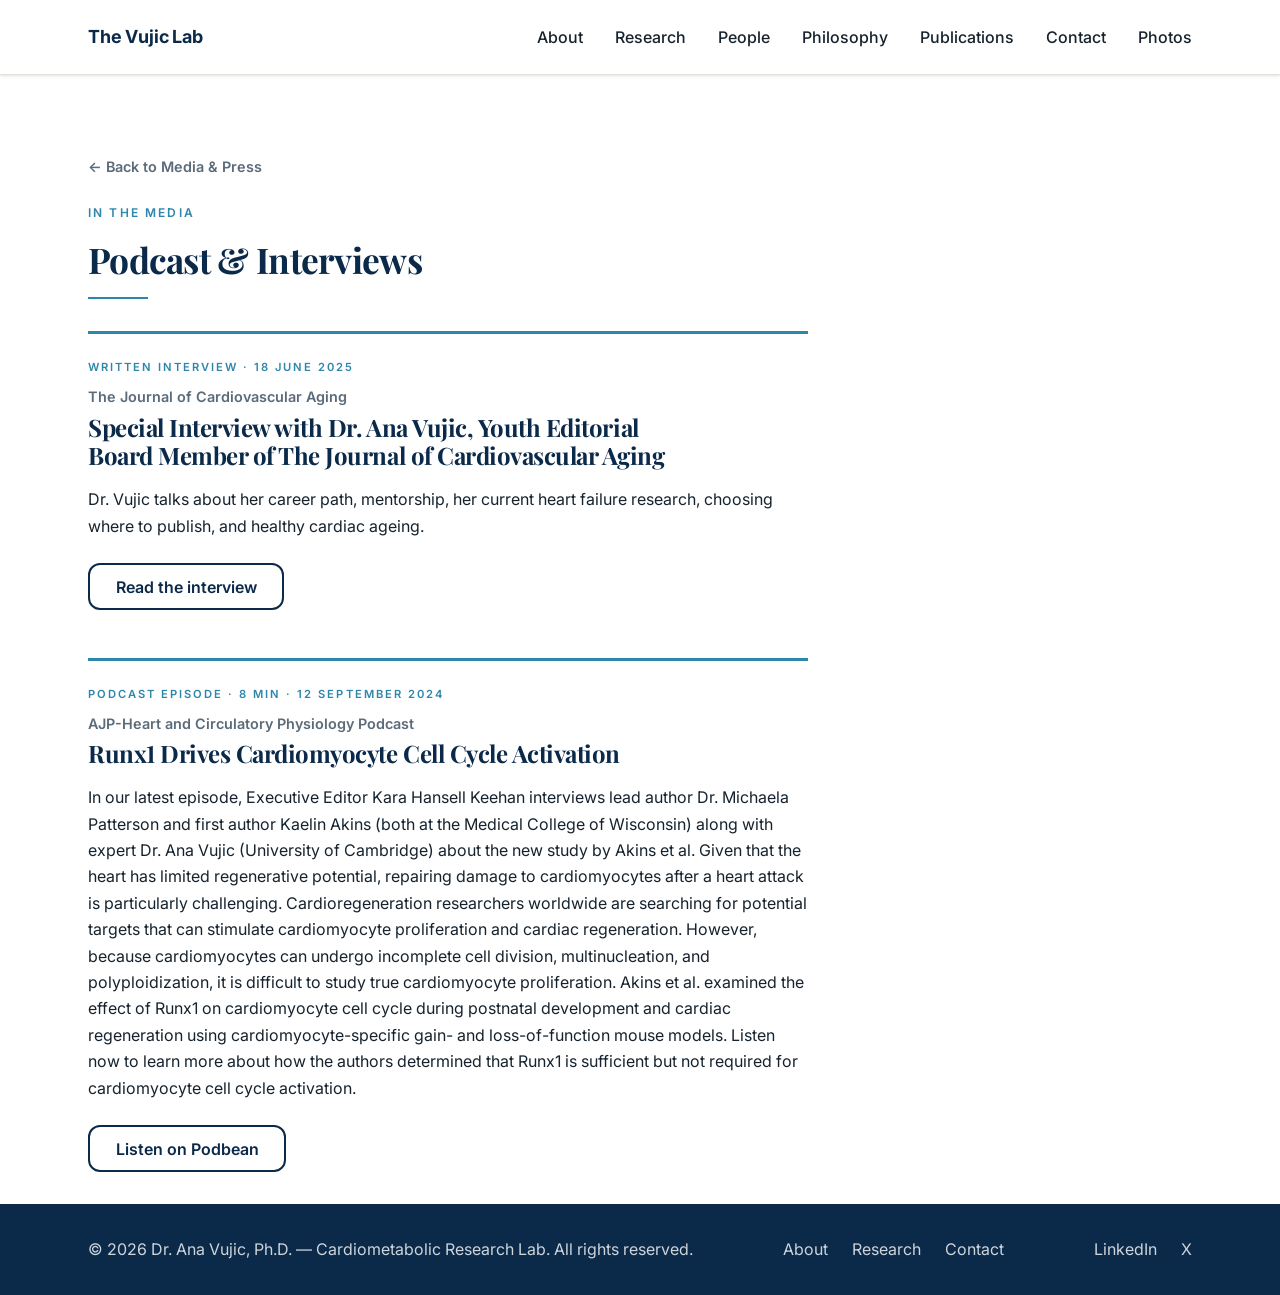
<file: podcast.html>
<!DOCTYPE html>
<html lang="en">
<head>
  <meta charset="UTF-8">
  <meta name="viewport" content="width=device-width, initial-scale=1.0">
  <title>Podcast &amp; Interviews — The Vujic Lab</title>
  <meta name="description" content="Podcast appearances and interviews featuring Dr. Ana Vujic of the University of Cambridge.">
  <link rel="canonical" href="https://vujiclab.com/podcast.html">
  <!-- Browser tab / home-screen icons -->
  <link rel="icon" href="favicon.ico" sizes="any">
  <link rel="icon" type="image/png" sizes="32x32" href="images/favicon-32.png">
  <link rel="apple-touch-icon" href="images/apple-touch-icon.png">
  <meta name="theme-color" content="#0B2A4A">
  <!-- Link previews (LinkedIn, Facebook, WhatsApp, Slack, X) -->
  <meta property="og:type" content="website">
  <meta property="og:site_name" content="The Vujic Lab">
  <meta property="og:locale" content="en_GB">
  <meta property="og:title" content="Podcast &amp; Interviews — The Vujic Lab">
  <meta property="og:description" content="Podcast appearances and interviews featuring Dr. Ana Vujic of the University of Cambridge.">
  <meta property="og:url" content="https://vujiclab.com/podcast.html">
  <meta property="og:image" content="https://vujiclab.com/images/og-image.jpg">
  <meta property="og:image:width" content="1200">
  <meta property="og:image:height" content="630">
  <meta property="og:image:alt" content="The Vujic Lab team at the Victor Phillip Dahdaleh Heart and Lung Research Institute, University of Cambridge">
  <meta name="twitter:card" content="summary_large_image">
  <link rel="preconnect" href="https://fonts.googleapis.com">
  <link rel="preconnect" href="https://fonts.gstatic.com" crossorigin>
  <link href="https://fonts.googleapis.com/css2?family=Playfair+Display:ital,wght@0,400;0,600;0,700;1,400&family=Inter:wght@300;400;500;600&display=swap" rel="stylesheet">
  <link rel="stylesheet" href="css/styles.css?v=37">
</head>
<body>
  <header class="site-header">
    <div class="container nav">
      <a href="index.html" class="nav__brand">The Vujic Lab</a>
      <button class="nav__toggle" aria-label="Toggle navigation" aria-expanded="false">☰</button>
      <ul class="nav__list">
        <li><a class="nav__link" href="index.html#about">About</a></li>
        <li><a class="nav__link" href="index.html#research">Research</a></li>
        <li><a class="nav__link" href="index.html#team">People</a></li>
        <li><a class="nav__link" href="index.html#philosophy">Philosophy</a></li>
        <li><a class="nav__link" href="index.html#publications">Publications</a></li>
        <li><a class="nav__link" href="index.html#contact">Contact</a></li>
        <li><a class="nav__link" href="index.html#photos">Photos</a></li>
      </ul>
    </div>
  </header>

  <main>
    <!-- ============ PODCAST & INTERVIEWS ============ -->
    <!-- Opened from the "Podcast" tile in Media & Press. Newest first.
         The JCA item is a written interview, so it is labelled as such. -->
    <section class="section press-page">
      <div class="container">
        <a class="breadcrumb" href="index.html#media">&larr; Back to Media &amp; Press</a>
        <span class="section__label">In The Media</span>
        <h1 class="press-page__title">Podcast &amp; Interviews</h1>
        <div class="section__divider"></div>

        <div class="episodes">
          <article class="episode">
            <p class="episode__meta">Written interview &middot; 18 June 2025</p>
            <p class="episode__show">The Journal of Cardiovascular Aging</p>
            <h2 class="episode__title">Special Interview with Dr. Ana Vujic, Youth Editorial Board Member of The Journal of Cardiovascular Aging</h2>
            <p class="episode__text">
              Dr. Vujic talks about her career path, mentorship, her current heart
              failure research, choosing where to publish, and healthy cardiac ageing.
            </p>
            <a class="btn btn--secondary episode__link" href="https://www.oaepublish.com/news/index.1196" target="_blank" rel="noopener">Read the interview</a>
          </article>

          <article class="episode">
            <p class="episode__meta">Podcast episode &middot; 8 min &middot; 12 September 2024</p>
            <p class="episode__show">AJP-Heart and Circulatory Physiology Podcast</p>
            <h2 class="episode__title">Runx1 Drives Cardiomyocyte Cell Cycle Activation</h2>
            <p class="episode__text">
              In our latest episode, Executive Editor Kara Hansell Keehan interviews lead
              author Dr. Michaela Patterson and first author Kaelin Akins (both at the
              Medical College of Wisconsin) along with expert Dr. Ana Vujic (University of
              Cambridge) about the new study by Akins et al. Given that the heart has
              limited regenerative potential, repairing damage to cardiomyocytes after a
              heart attack is particularly challenging. Cardioregeneration researchers
              worldwide are searching for potential targets that can stimulate
              cardiomyocyte proliferation and cardiac regeneration. However, because
              cardiomyocytes can undergo incomplete cell division, multinucleation, and
              polyploidization, it is difficult to study true cardiomyocyte proliferation.
              Akins et al. examined the effect of Runx1 on cardiomyocyte cell cycle during
              postnatal development and cardiac regeneration using cardiomyocyte-specific
              gain- and loss-of-function mouse models. Listen now to learn more about how
              the authors determined that Runx1 is sufficient but not required for
              cardiomyocyte cell cycle activation.
            </p>
            <a class="btn btn--secondary episode__link" href="https://ajpheart.podbean.com/e/runx1-drives-cardiomyocyte-cell-cycle-activation/" target="_blank" rel="noopener">Listen on Podbean</a>
          </article>
        </div>
      </div>
    </section>
  </main>

  <footer class="site-footer">
    <div class="container">
      <p>&copy; 2026 Dr. Ana Vujic, Ph.D. — Cardiometabolic Research Lab. All rights reserved.</p>
      <ul class="site-footer__links">
        <li><a href="index.html#about">About</a></li>
        <li><a href="index.html#research">Research</a></li>
        <li><a href="index.html#contact">Contact</a></li>
      </ul>
      <ul class="site-footer__links">
        <li><a href="https://www.linkedin.com/in/ana-vujic-31333317/" target="_blank" rel="noopener">LinkedIn</a></li>
        <li><a href="https://x.com/AnaVujic5" target="_blank" rel="noopener">X</a></li>
      </ul>
    </div>
  </footer>

  <script src="js/main.js?v=37"></script>
</body>
</html>
</file>
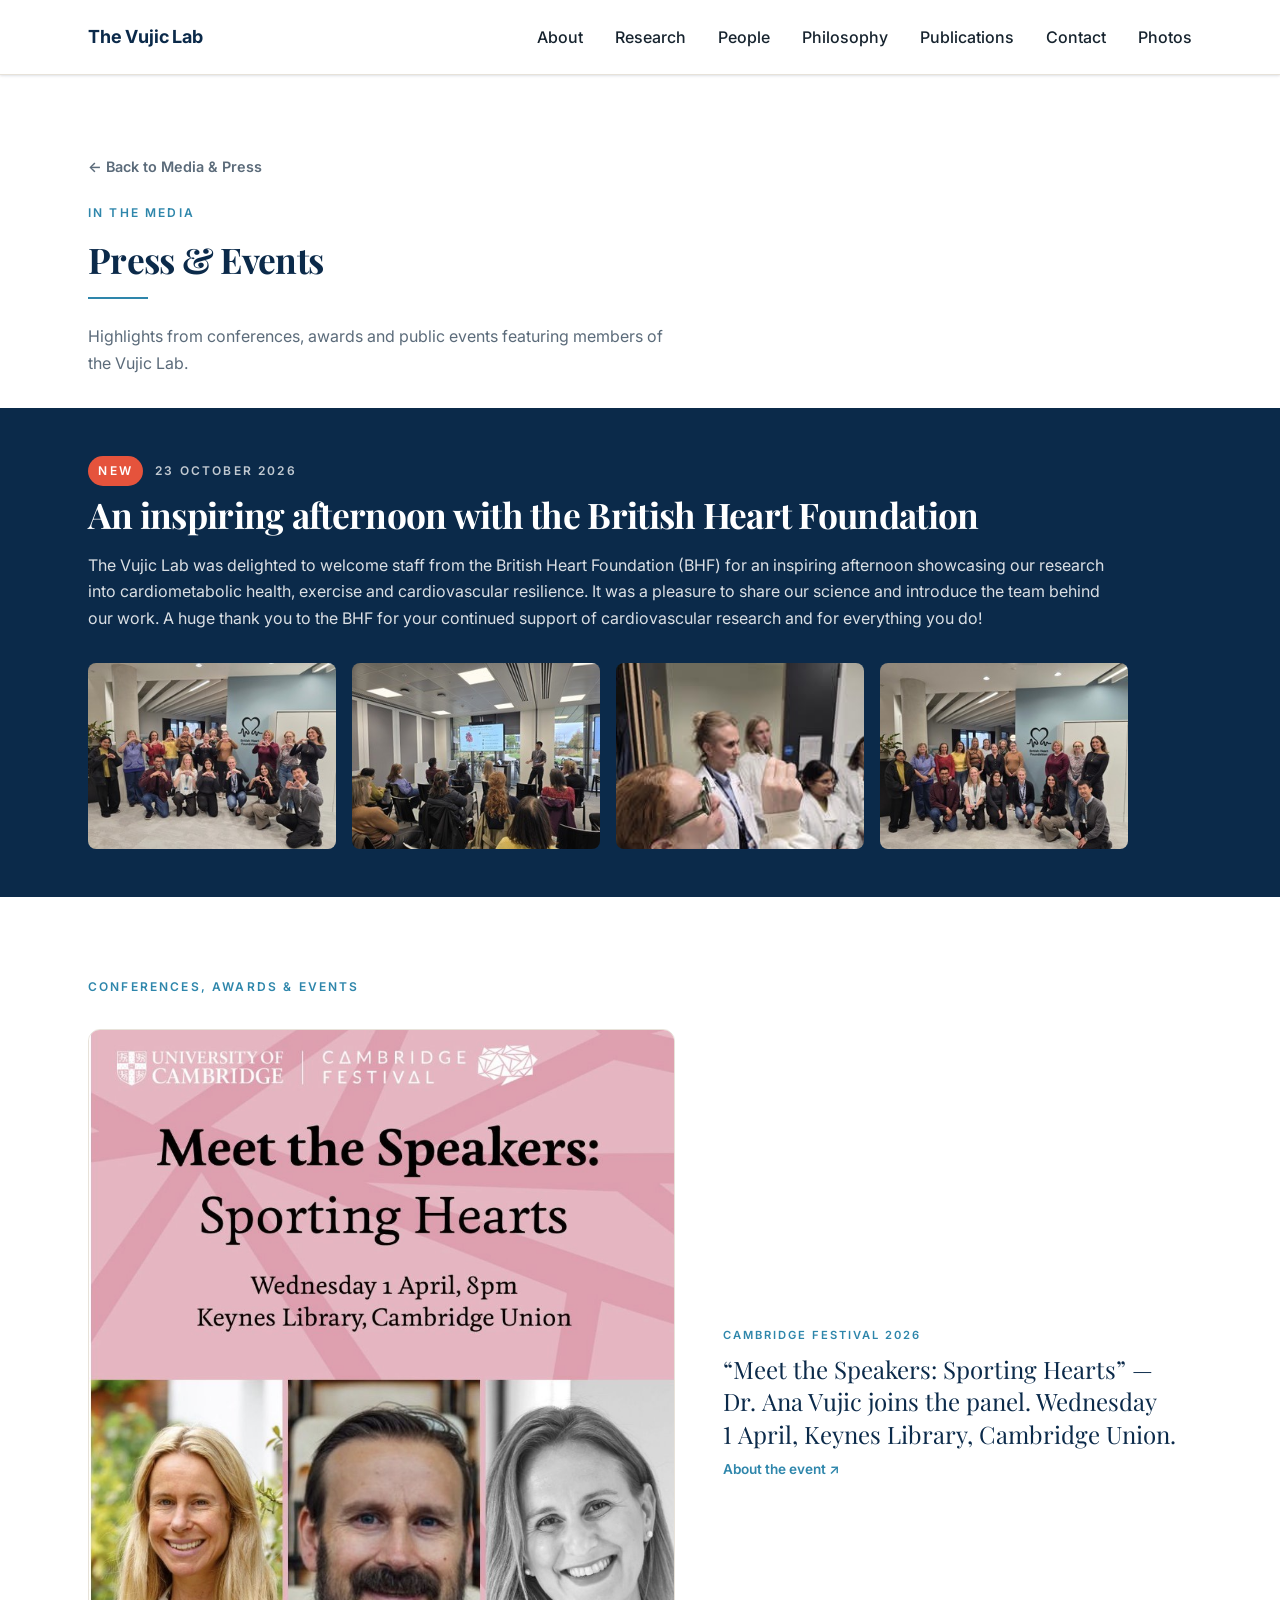
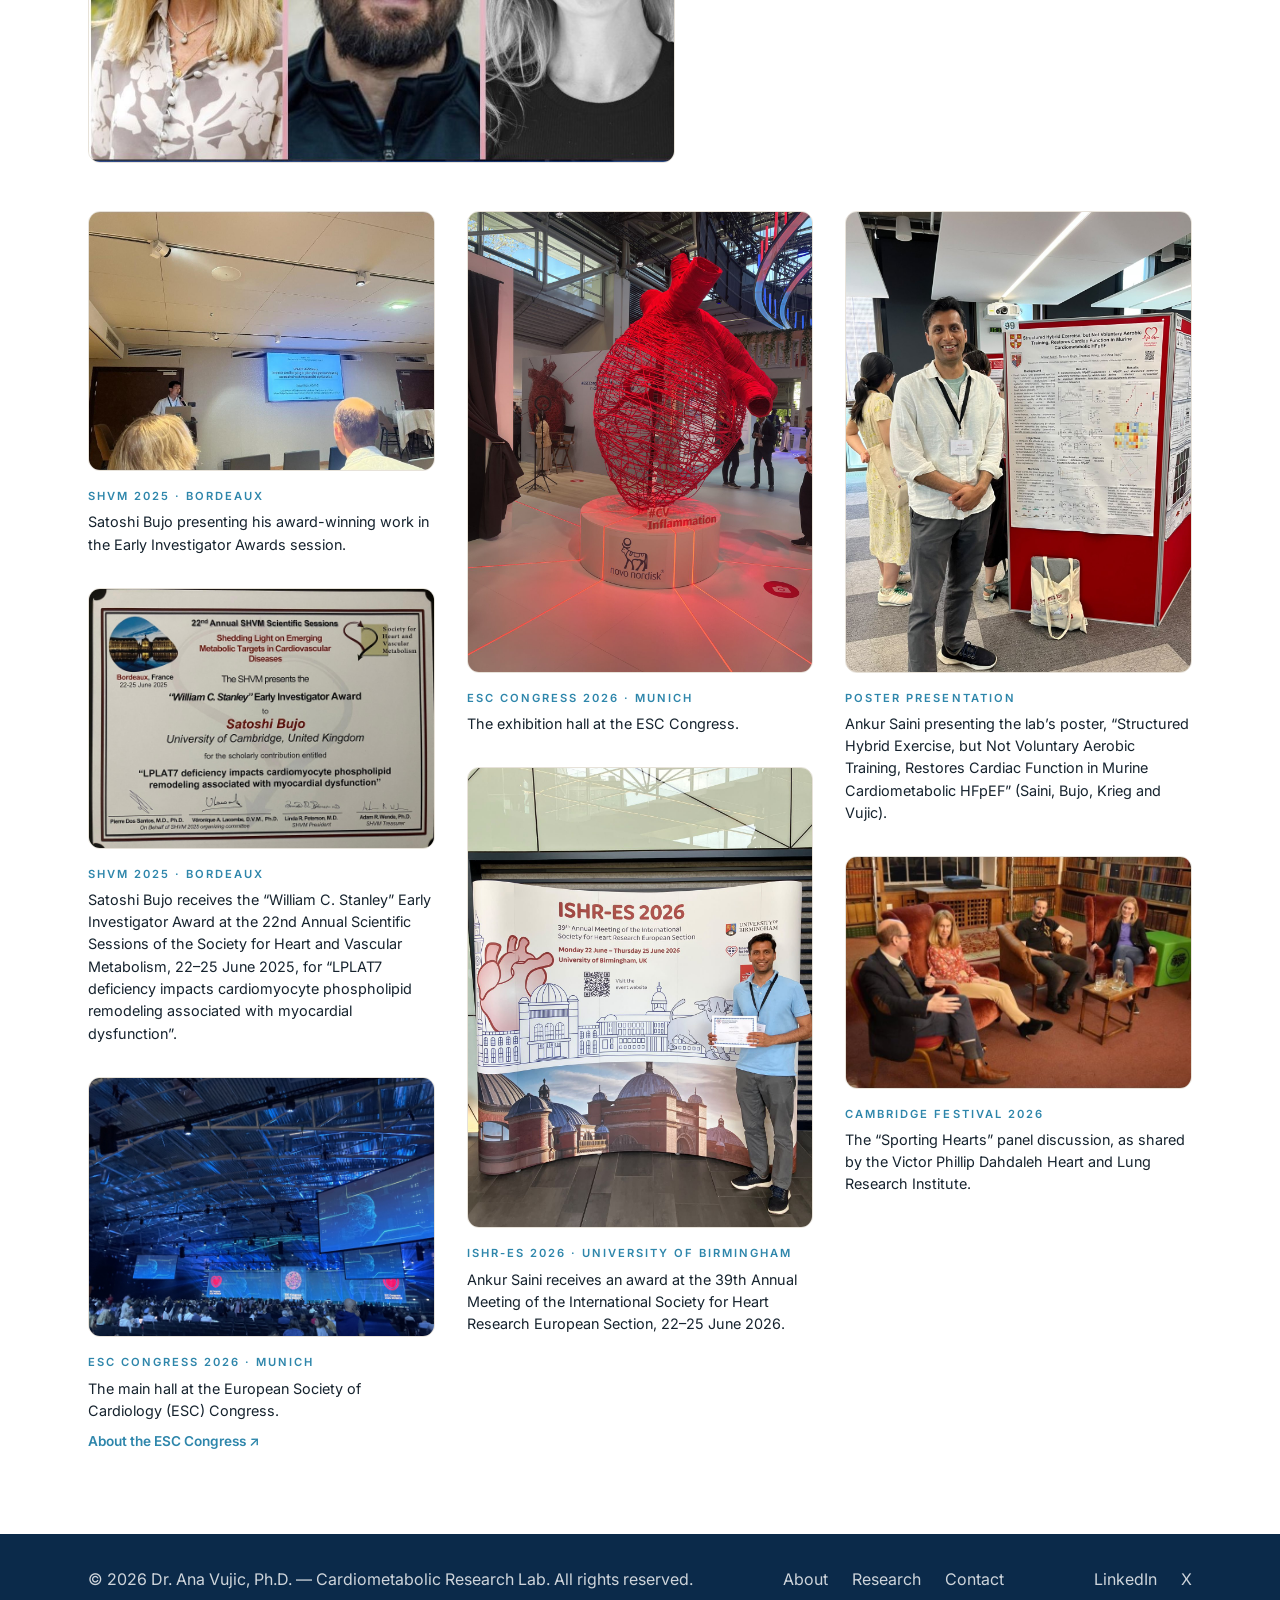
<file: press.html>
<!DOCTYPE html>
<html lang="en">
<head>
  <meta charset="UTF-8">
  <meta name="viewport" content="width=device-width, initial-scale=1.0">
  <title>Press &amp; Events — The Vujic Lab</title>
  <meta name="description" content="Photos from conferences, awards and public events featuring members of the Vujic Lab at the University of Cambridge.">
  <link rel="canonical" href="https://vujiclab.com/press.html">
  <!-- Browser tab / home-screen icons -->
  <link rel="icon" href="favicon.ico" sizes="any">
  <link rel="icon" type="image/png" sizes="32x32" href="images/favicon-32.png">
  <link rel="apple-touch-icon" href="images/apple-touch-icon.png">
  <meta name="theme-color" content="#0B2A4A">
  <!-- Link previews (LinkedIn, Facebook, WhatsApp, Slack, X) -->
  <meta property="og:type" content="website">
  <meta property="og:site_name" content="The Vujic Lab">
  <meta property="og:locale" content="en_GB">
  <meta property="og:title" content="Press &amp; Events — The Vujic Lab">
  <meta property="og:description" content="Photos from conferences, awards and public events featuring members of the Vujic Lab at the University of Cambridge.">
  <meta property="og:url" content="https://vujiclab.com/press.html">
  <meta property="og:image" content="https://vujiclab.com/images/og-image.jpg">
  <meta property="og:image:width" content="1200">
  <meta property="og:image:height" content="630">
  <meta property="og:image:alt" content="The Vujic Lab team at the Victor Phillip Dahdaleh Heart and Lung Research Institute, University of Cambridge">
  <meta name="twitter:card" content="summary_large_image">
  <link rel="preconnect" href="https://fonts.googleapis.com">
  <link rel="preconnect" href="https://fonts.gstatic.com" crossorigin>
  <link href="https://fonts.googleapis.com/css2?family=Playfair+Display:ital,wght@0,400;0,600;0,700;1,400&family=Inter:wght@300;400;500;600&display=swap" rel="stylesheet">
  <link rel="stylesheet" href="css/styles.css?v=37">
</head>
<body>
  <header class="site-header">
    <div class="container nav">
      <a href="index.html" class="nav__brand">The Vujic Lab</a>
      <button class="nav__toggle" aria-label="Toggle navigation" aria-expanded="false">☰</button>
      <ul class="nav__list">
        <li><a class="nav__link" href="index.html#about">About</a></li>
        <li><a class="nav__link" href="index.html#research">Research</a></li>
        <li><a class="nav__link" href="index.html#team">People</a></li>
        <li><a class="nav__link" href="index.html#philosophy">Philosophy</a></li>
        <li><a class="nav__link" href="index.html#publications">Publications</a></li>
        <li><a class="nav__link" href="index.html#contact">Contact</a></li>
        <li><a class="nav__link" href="index.html#photos">Photos</a></li>
      </ul>
    </div>
  </header>

  <main>
    <!-- ============ PRESS & EVENTS ============ -->
    <!-- Opened from the "Print" tile in Media & Press. Captions use only
         what the photos and their file names show. Order set by the user
         (2026-10-18): Sporting Hearts poster featured first and largest, then
         Satoshi's SHVM talk and award together, then the rest newest first. -->
    <section class="section press-page">
      <div class="container">
        <a class="breadcrumb" href="index.html#media">&larr; Back to Media &amp; Press</a>
        <span class="section__label">In The Media</span>
        <h1 class="press-page__title">Press &amp; Events</h1>
        <div class="section__divider"></div>
        <p class="press-page__intro">
          Highlights from conferences, awards and public events featuring members
          of the Vujic Lab.
        </p>
      </div>
    </section>

    <!-- ============ BHF VISIT (highlighted band) ============ -->
    <!-- Its own section at the top of the page (user request, 2026-10-26).
         Wording is deliberately neutral until the lab confirms the details;
         the date comes from the photo file names. Source photos are only
         320x240, so all six are shown at about their real size. -->
    <section class="bhf-visit" id="bhf-visit" aria-labelledby="bhf-visit-title">
      <div class="container">
        <div class="bhf-visit__head">
          <p class="bhf-visit__meta"><span class="bhf-visit__pill">New</span> 23 October 2026</p>
          <h2 class="bhf-visit__title" id="bhf-visit-title">An inspiring afternoon with the British Heart Foundation</h2>
          <p class="bhf-visit__text">The Vujic Lab was delighted to welcome staff from the British Heart Foundation (BHF) for an inspiring afternoon showcasing our research into cardiometabolic health, exercise and cardiovascular resilience. It was a pleasure to share our science and introduce the team behind our work. A huge thank you to the BHF for your continued support of cardiovascular research and for everything you do!</p>
        </div>
        <div class="bhf-visit__grid">
          <img class="bhf-visit__photo" src="images/bhf-visit/bhf-group-hearts.jpg" alt="Group making heart shapes with their hands in front of the British Heart Foundation logo" width="320" height="240">
          <img class="bhf-visit__photo" src="images/bhf-visit/bhf-talk.jpg" alt="A talk in progress, with a slide on screen and the audience seated" width="320" height="240">
          <img class="bhf-visit__photo bhf-visit__photo--top" src="images/bhf-visit/bhf-lab-tour.jpg" alt="Visitors in white lab coats in the lab" width="240" height="320">
          <img class="bhf-visit__photo" src="images/bhf-visit/bhf-group-1.jpg" alt="Group photo in front of the British Heart Foundation logo" width="320" height="240">
        </div>
      </div>
    </section>

    <!-- ============ CONFERENCES, AWARDS & EVENTS ============ -->
    <section class="section press-page press-page--items">
      <div class="container">
        <span class="section__label">Conferences, awards &amp; events</span>

        <!-- Featured item: shown first and largest (user request). -->
        <figure class="press-item press-item--featured">
          <a href="images/press/cambridge-festival-sporting-hearts.jpg" target="_blank" rel="noopener">
            <img src="images/press/cambridge-festival-sporting-hearts.jpg" alt="Cambridge Festival poster: Meet the Speakers: Sporting Hearts, with photos of three speakers" width="920" height="1152">
          </a>
          <figcaption>
            <span class="press-item__event">Cambridge Festival 2026</span>
            <p class="press-item__text">&ldquo;Meet the Speakers: Sporting Hearts&rdquo; &mdash; Dr.&nbsp;Ana Vujic joins the panel. Wednesday 1&nbsp;April, Keynes Library, Cambridge Union.</p>
            <a class="press-item__link" href="https://www.festival.cam.ac.uk/events/sporting-hearts-looking-after-heart-health-cambridge" target="_blank" rel="noopener">About the event</a>
          </figcaption>
        </figure>

        <div class="press-gallery">
          <figure class="press-item">
            <a href="images/press/shvm-2025-satoshi-talk.jpg" target="_blank" rel="noopener">
              <img src="images/press/shvm-2025-satoshi-talk.jpg" alt="Satoshi Bujo speaking at a lectern beside a projected title slide" width="1170" height="877" loading="lazy">
            </a>
            <figcaption>
              <span class="press-item__event">SHVM 2025 &middot; Bordeaux</span>
              <p class="press-item__text">Satoshi Bujo presenting his award-winning work in the Early Investigator Awards session.</p>
            </figcaption>
          </figure>

          <figure class="press-item">
            <a href="images/press/shvm-2025-satoshi-award.jpg" target="_blank" rel="noopener">
              <img src="images/press/shvm-2025-satoshi-award.jpg" alt="Award certificate presenting the William C. Stanley Early Investigator Award to Satoshi Bujo" width="1600" height="1200" loading="lazy">
            </a>
            <figcaption>
              <span class="press-item__event">SHVM 2025 &middot; Bordeaux</span>
              <p class="press-item__text">Satoshi Bujo receives the &ldquo;William C. Stanley&rdquo; Early Investigator Award at the 22nd Annual Scientific Sessions of the Society for Heart and Vascular Metabolism, 22&ndash;25 June 2025, for &ldquo;LPLAT7 deficiency impacts cardiomyocyte phospholipid remodeling associated with myocardial dysfunction&rdquo;.</p>
            </figcaption>
          </figure>

          <figure class="press-item">
            <a href="images/press/esc-2026-main-hall.jpg" target="_blank" rel="noopener">
              <img src="images/press/esc-2026-main-hall.jpg" alt="The packed main hall at the ESC Congress in Munich, with large screens above the stage" width="1600" height="1200" loading="lazy">
            </a>
            <figcaption>
              <span class="press-item__event">ESC Congress 2026 &middot; Munich</span>
              <p class="press-item__text">The main hall at the European Society of Cardiology (ESC) Congress.</p>
              <a class="press-item__link" href="https://esc365.escardio.org/esc-congress" target="_blank" rel="noopener">About the ESC Congress</a>
            </figcaption>
          </figure>

          <figure class="press-item">
            <a href="images/press/esc-2026-exhibition.jpg" target="_blank" rel="noopener">
              <img src="images/press/esc-2026-exhibition.jpg" alt="A large red wireframe heart sculpture in the ESC Congress exhibition hall" width="1200" height="1600" loading="lazy">
            </a>
            <figcaption>
              <span class="press-item__event">ESC Congress 2026 &middot; Munich</span>
              <p class="press-item__text">The exhibition hall at the ESC Congress.</p>
            </figcaption>
          </figure>

          <figure class="press-item">
            <a href="images/press/ishr-es-2026-ankur-award.jpg" target="_blank" rel="noopener">
              <img src="images/press/ishr-es-2026-ankur-award.jpg" alt="Ankur Saini holding an award certificate in front of the ISHR-ES 2026 banner" width="1200" height="1600" loading="lazy">
            </a>
            <figcaption>
              <span class="press-item__event">ISHR-ES 2026 &middot; University of Birmingham</span>
              <p class="press-item__text">Ankur Saini receives an award at the 39th Annual Meeting of the International Society for Heart Research European Section, 22&ndash;25 June 2026.</p>
            </figcaption>
          </figure>

          <figure class="press-item">
            <a href="images/press/ankur-poster.jpg" target="_blank" rel="noopener">
              <img src="images/press/ankur-poster.jpg" alt="Ankur Saini standing beside the lab's research poster" width="1200" height="1600" loading="lazy">
            </a>
            <figcaption>
              <span class="press-item__event">Poster presentation</span>
              <p class="press-item__text">Ankur Saini presenting the lab&rsquo;s poster, &ldquo;Structured Hybrid Exercise, but Not Voluntary Aerobic Training, Restores Cardiac Function in Murine Cardiometabolic HFpEF&rdquo; (Saini, Bujo, Krieg and Vujic).</p>
            </figcaption>
          </figure>

          <figure class="press-item">
            <a href="images/press/cambridge-festival-panel.jpg" target="_blank" rel="noopener">
              <img src="images/press/cambridge-festival-panel.jpg" alt="Four people in armchairs holding a panel discussion in a wood-panelled library" width="739" height="494" loading="lazy">
            </a>
            <figcaption>
              <span class="press-item__event">Cambridge Festival 2026</span>
              <p class="press-item__text">The &ldquo;Sporting Hearts&rdquo; panel discussion, as shared by the Victor Phillip Dahdaleh Heart and Lung Research Institute.</p>
            </figcaption>
          </figure>
        </div>
      </div>
    </section>
  </main>

  <footer class="site-footer">
    <div class="container">
      <p>&copy; 2026 Dr. Ana Vujic, Ph.D. — Cardiometabolic Research Lab. All rights reserved.</p>
      <ul class="site-footer__links">
        <li><a href="index.html#about">About</a></li>
        <li><a href="index.html#research">Research</a></li>
        <li><a href="index.html#contact">Contact</a></li>
      </ul>
      <ul class="site-footer__links">
        <li><a href="https://www.linkedin.com/in/ana-vujic-31333317/" target="_blank" rel="noopener">LinkedIn</a></li>
        <li><a href="https://x.com/AnaVujic5" target="_blank" rel="noopener">X</a></li>
      </ul>
    </div>
  </footer>

  <script src="js/main.js?v=37"></script>
</body>
</html>
</file>
<file: css/styles.css>
/* ==========================================================================
   Dr. Jane Doe — Cardiometabolic Research — Branding Page Stylesheet
   Plain CSS, no preprocessor, no framework. Mobile-first (min-width queries).
   Breakpoints used throughout: 768px (tablet+), 1200px (desktop+).
   ========================================================================== */

/* === Base / Reset === */

*,
*::before,
*::after {
  box-sizing: border-box;
}

html {
  -webkit-text-size-adjust: 100%;
  scroll-behavior: smooth;
}

body,
h1, h2, h3, h4, h5, h6,
p, ul, ol, dl, dd,
figure {
  margin: 0;
  padding: 0;
}

ul, ol {
  list-style: none;
}

img,
svg {
  display: block;
  max-width: 100%;
  height: auto;
}

a {
  color: inherit;
  text-decoration: none;
}

button {
  font: inherit;
  color: inherit;
  background: none;
  border: 0;
  cursor: pointer;
}

input,
textarea,
select {
  font: inherit;
}

/* Visually hidden but still read by screen readers. */
.sr-only {
  position: absolute;
  width: 1px;
  height: 1px;
  padding: 0;
  margin: -1px;
  overflow: hidden;
  clip: rect(0, 0, 0, 0);
  white-space: nowrap;
  border: 0;
}

/* Respect reduced-motion preferences */
@media (prefers-reduced-motion: reduce) {
  html {
    scroll-behavior: auto;
  }
  *,
  *::before,
  *::after {
    animation-duration: 0.01ms !important;
    animation-iteration-count: 1 !important;
    transition-duration: 0.01ms !important;
    scroll-behavior: auto !important;
  }
}

/* Visible focus state for keyboard users, applied globally */
a:focus-visible,
button:focus-visible,
input:focus-visible,
textarea:focus-visible {
  outline: 3px solid var(--color-accent);
  outline-offset: 2px;
}

/* === Design Tokens === */

:root {
  /* Color palette — "Clinical Trust", warmed slightly toward the editorial,
     less-clinical-feeling neutrals of the reference (noblehandkraft.com)
     while keeping our own navy/teal/coral identity rather than its gold. */
  --color-navy: #0B2A4A;
  --color-navy-light: #14406B;
  --color-bg: #F8F6F2;
  --color-surface: #FFFFFF;
  --color-text: #16232E;
  --color-muted: #5B6B7A;
  --color-accent: #2E86AB;
  --color-donate: #E5533C;
  --color-donate-dark: #C43F2B;
  --color-border: #E7E2D9;

  /* Shape */
  --radius: 12px;

  /* Spacing scale */
  --space-1: 0.5rem;
  --space-2: 1rem;
  --space-3: 1.5rem;
  --space-4: 2rem;
  --space-5: 3rem;
  --space-6: 5rem;

  /* Typography -- serif display paired with a clean grotesque body,
     matching the reference site's editorial pairing (Playfair Display +
     Inter) rather than a single system-font stack. */
  --font-heading: 'Playfair Display', Georgia, 'Times New Roman', serif;
  --font-body: 'Inter', -apple-system, "Segoe UI", Roboto, Helvetica, Arial, sans-serif;
  --ls-heading: -0.02em;
  --ls-label: 0.18em;

  /* Responsive type scale */
  --h1-size: clamp(2rem, 1.5rem + 2.2vw, 3.5rem);
  --h2-size: clamp(1.5rem, 1.25rem + 1.2vw, 2.5rem);
  --h3-size: clamp(1.15rem, 1.05rem + 0.6vw, 1.5rem);

  --shadow-sm: 0 1px 2px rgba(11, 42, 74, 0.06), 0 1px 3px rgba(11, 42, 74, 0.08);
  --shadow-md: 0 4px 10px rgba(11, 42, 74, 0.08), 0 2px 4px rgba(11, 42, 74, 0.06);
}

body {
  font-family: var(--font-body);
  color: var(--color-text);
  background-color: var(--color-bg);
  line-height: 1.65;
  -webkit-font-smoothing: antialiased;
}

/* lining-nums: Playfair's default old-style "1" reads as an "i" in
   headings like "Runx1". */
h1, h2, h3, h4 {
  font-family: var(--font-heading);
  color: var(--color-navy);
  line-height: 1.2;
  font-weight: 700;
  letter-spacing: var(--ls-heading);
  font-variant-numeric: lining-nums;
  text-wrap: balance;
}

h1 {
  font-size: var(--h1-size);
}

h2 {
  font-size: var(--h2-size);
}

h3 {
  font-size: var(--h3-size);
}

p {
  color: var(--color-text);
}

/* Section eyebrow label + thin accent divider -- an editorial pairing used
   ahead of each major section heading for a consistent, refined rhythm. */
.section__label {
  display: block;
  font-family: var(--font-body);
  font-size: 0.75rem;
  font-weight: 600;
  text-transform: uppercase;
  letter-spacing: var(--ls-label);
  color: var(--color-accent);
  margin-bottom: var(--space-2);
}

.section__divider {
  width: 60px;
  height: 2px;
  background-color: var(--color-accent);
  margin-top: var(--space-2);
  margin-bottom: var(--space-3);
}

/* === Layout Primitives (.container, .section, .grid, .btn) === */

.container {
  width: 100%;
  max-width: 1200px;
  margin-inline: auto;
  padding-inline: var(--space-3);
}

/* 3rem top/bottom on phones (5rem from tablets up) -- the full desktop
   padding left ~160px of empty space between sections on small screens. */
.section {
  padding-block: var(--space-5);
  background-color: var(--color-surface);
}

@media (min-width: 768px) {
  .section {
    padding-block: var(--space-6);
  }
}

/* Alternating tinted background for visual rhythm between sections */
.section--alt {
  background-color: var(--color-bg);
}

/* Donate CTA — the most visually prominent section on the page */
.section--cta {
  background-color: var(--color-donate);
  color: #FFFFFF;
}

.section--cta h1,
.section--cta h2,
.section--cta h3,
.section--cta p {
  color: #FFFFFF;
}

/* Grid system — mobile-first, collapses to 1 column under 768px */
.grid {
  display: grid;
  gap: var(--space-4);
  grid-template-columns: 1fr;
}

@media (min-width: 768px) {
  .grid--2 {
    grid-template-columns: repeat(2, 1fr);
  }

  .grid--3 {
    grid-template-columns: repeat(3, 1fr);
  }

  .grid--4 {
    grid-template-columns: repeat(2, 1fr);
  }
}

@media (min-width: 1200px) {
  .grid--4 {
    grid-template-columns: repeat(4, 1fr);
  }
}

/* Buttons */
.btn {
  display: inline-flex;
  align-items: center;
  justify-content: center;
  gap: var(--space-1);
  padding: 0.85rem 1.6rem;
  border-radius: var(--radius);
  border: 2px solid transparent;
  font-weight: 600;
  font-size: 1rem;
  line-height: 1;
  white-space: nowrap;
  cursor: pointer;
  transition: background-color 0.15s ease, border-color 0.15s ease,
    color 0.15s ease, transform 0.1s ease, box-shadow 0.15s ease;
}

/* Long labels ("Full list of publications on ORCID") may wrap on the
   narrowest phones instead of running past the screen edge. */
.btn {
  max-width: 100%;
}

@media (max-width: 359px) {
  .btn {
    white-space: normal;
    text-align: center;
    line-height: 1.3;
  }
}

.btn:active {
  transform: translateY(1px);
}

.btn--primary {
  background-color: var(--color-navy);
  border-color: var(--color-navy);
  color: #FFFFFF;
}

.btn--primary:hover {
  background-color: var(--color-navy-light);
  border-color: var(--color-navy-light);
}

.btn--secondary {
  background-color: transparent;
  border-color: var(--color-navy);
  color: var(--color-navy);
}

.btn--secondary:hover {
  background-color: var(--color-navy);
  color: #FFFFFF;
}

/* Donate button — distinct from --color-accent, high-contrast call to action */
.btn--donate {
  background-color: var(--color-donate);
  border-color: var(--color-donate);
  color: #FFFFFF;
  box-shadow: var(--shadow-sm);
}

.btn--donate:hover {
  background-color: var(--color-donate-dark);
  border-color: var(--color-donate-dark);
  box-shadow: var(--shadow-md);
}

/* Donate button placed on the CTA section itself needs contrast against the
   donate-colored background, so it flips to a light surface. */
.section--cta .btn--donate {
  background-color: #FFFFFF;
  border-color: #FFFFFF;
  color: var(--color-donate-dark);
}

.section--cta .btn--donate:hover {
  background-color: var(--color-bg);
  border-color: var(--color-bg);
  color: var(--color-donate-dark);
}

.btn--sm {
  padding: 0.5rem 1rem;
  font-size: 0.875rem;
}

/* === Header / Nav === */

.site-header {
  position: sticky;
  top: 0;
  z-index: 100;
  background-color: var(--color-surface);
  border-bottom: 1px solid var(--color-border);
  box-shadow: var(--shadow-sm);
}

.nav {
  display: flex;
  align-items: center;
  justify-content: space-between;
  padding-block: var(--space-2);
}

.nav__brand {
  font-weight: 700;
  font-size: 1.125rem;
  color: var(--color-navy);
  letter-spacing: -0.01em;
  white-space: nowrap;
}

.nav__toggle {
  display: inline-flex;
  align-items: center;
  justify-content: center;
  width: 2.5rem;
  height: 2.5rem;
  font-size: 1.25rem;
  color: var(--color-navy);
  border-radius: var(--radius);
}

.nav__toggle:hover {
  background-color: var(--color-bg);
}

.nav__list {
  display: none;
  position: absolute;
  top: 100%;
  left: 0;
  right: 0;
  flex-direction: column;
  gap: 0;
  background-color: var(--color-surface);
  border-bottom: 1px solid var(--color-border);
  box-shadow: var(--shadow-md);
  padding: var(--space-2) var(--space-3);
}

.nav__list--open {
  display: flex;
}

.nav__list li {
  width: 100%;
}

.nav__link {
  display: block;
  padding: var(--space-2) 0;
  font-weight: 500;
  color: var(--color-text);
  border-bottom: 1px solid var(--color-border);
  transition: color 0.15s ease;
}

.nav__list li:last-child .nav__link {
  border-bottom: none;
}

.nav__link:hover {
  color: var(--color-accent);
}

/* Current-section highlight */
.nav__link--active {
  color: var(--color-accent);
  text-decoration: underline;
  text-underline-offset: 4px;
}

/* .btn.nav__link (Donate, in the list) should not inherit generic link styles */
.nav__list .btn {
  border-bottom: none;
  margin-top: var(--space-1);
}

/* Full link row from 960px: with seven links, anything narrower (e.g.
   768px tablets) squeezed the brand onto three lines, so tablets keep
   the menu button. */
@media (min-width: 960px) {
  .nav__toggle {
    display: none;
  }

  .nav__list {
    display: flex;
    position: static;
    flex-direction: row;
    align-items: center;
    gap: var(--space-4);
    background: none;
    border-bottom: none;
    box-shadow: none;
    padding: 0;
    width: auto;
  }

  .nav__list li {
    width: auto;
  }

  .nav__link {
    padding: var(--space-1) 0;
    border-bottom: none;
  }

  .nav__list .btn {
    margin-top: 0;
  }
}

/* === Hero === */

.hero {
  padding-block: var(--space-5);
}

.hero .container {
  display: grid;
  gap: var(--space-5);
  align-items: center;
  grid-template-columns: 1fr;
}

.hero__content {
  display: flex;
  flex-direction: column;
  gap: var(--space-2);
  order: 2;
}

/* Full width on phones: the hero photo is a landscape group shot, so a
   narrow portrait-sized frame would make the people too small. */
.hero__image {
  order: 1;
  justify-self: center;
  width: 100%;
}

.hero__image img,
.hero__image svg {
  border-radius: var(--radius);
}

.hero__eyebrow {
  display: inline-block;
  text-transform: uppercase;
  letter-spacing: 0.08em;
  font-size: 0.8rem;
  font-weight: 700;
  color: var(--color-accent);
}

.hero__title {
  margin-top: var(--space-1);
}

.hero__subtitle {
  color: var(--color-muted);
  font-size: 1.125rem;
  max-width: 46ch;
}

.hero__actions {
  display: flex;
  flex-wrap: wrap;
  gap: var(--space-2);
  margin-top: var(--space-2);
}

/* When the two buttons can't share a line (phones, and the narrow text
   column on tablets) each grows to the full width, so they stack as an
   aligned pair instead of two ragged widths. */
.hero__actions .btn {
  flex: 1 1 220px;
}

@media (min-width: 1024px) {
  .hero__actions .btn {
    flex: 0 0 auto;
  }
}

@media (min-width: 768px) {
  .hero .container {
    grid-template-columns: 1fr 1fr;
  }

  .hero__content {
    order: 1;
  }

  .hero__image {
    order: 2;
    justify-self: end;
    width: 100%;
  }
}

/* === Stats === */

/* A quiet tinted band between hero and About: two editorial figures in
   the serif display face, separated by a hairline, each with the same
   short accent rule used under section headings. */
.stats {
  padding-block: var(--space-5);
  background-color: var(--color-bg);
  border-block: 1px solid var(--color-border);
}

.stats__grid {
  display: grid;
  grid-template-columns: repeat(2, 1fr);
  max-width: 760px;
  margin-inline: auto;
  text-align: center;
}

.stat {
  display: flex;
  flex-direction: column;
  align-items: center;
  padding-inline: var(--space-2);
}

.stat + .stat {
  border-left: 1px solid var(--color-border);
}

.stat__number {
  font-family: var(--font-heading);
  font-size: clamp(2.5rem, 1.9rem + 2.4vw, 4rem);
  font-weight: 700;
  font-variant-numeric: lining-nums;
  letter-spacing: var(--ls-heading);
  color: var(--color-navy);
  line-height: 1;
}

.stat__label {
  font-size: 0.75rem;
  font-weight: 600;
  text-transform: uppercase;
  letter-spacing: var(--ls-label);
  color: var(--color-muted);
}

.stat__label::before {
  content: "";
  display: block;
  width: 32px;
  height: 2px;
  margin: var(--space-2) auto;
  background-color: var(--color-accent);
}

/* === Funders ticker === */

/* Kopper House-style running strip under the stats band: funder logo +
   name in small spaced capitals, separated by dots, scrolling right to
   left. White background because the supplied logos are JPEGs on white.
   The track holds six identical groups and moves by exactly half its
   width, so the loop has no visible seam. */
.funders {
  position: relative;
  padding-block: var(--space-2);
  background-color: var(--color-surface);
  border-bottom: 1px solid var(--color-border);
}

/* Small label tucked into the band's top padding (taken out of the flow),
   so the logos sit exactly in the vertical middle of the white band and
   the strip runs the full width of the screen. */
.funders__label {
  position: absolute;
  top: 10px;
  left: 0;
  right: 0;
  z-index: 1;
  padding-inline: var(--space-3);
  text-align: center;
  font-size: 0.625rem;
  line-height: 1.4;
  font-weight: 600;
  text-transform: uppercase;
  letter-spacing: var(--ls-label);
  color: var(--color-accent);
  white-space: nowrap;
}

.funders__viewport {
  overflow: hidden;
  -webkit-mask-image: linear-gradient(to right, transparent, #000 64px, #000 calc(100% - 64px), transparent);
  mask-image: linear-gradient(to right, transparent, #000 64px, #000 calc(100% - 64px), transparent);
}

.funders__track {
  display: flex;
  width: max-content;
  animation: funders-scroll 60s linear infinite;
}

.funders__viewport:hover .funders__track {
  animation-play-state: paused;
}

.funders__group {
  display: flex;
  align-items: center;
}

.funder {
  display: flex;
  align-items: center;
  gap: 0.85rem;
  padding-block: var(--space-2);
}

.funder::after {
  content: "\00b7";
  margin-inline: var(--space-4);
  color: var(--color-muted);
}

.funder img {
  width: auto;
  height: 48px;
}

.funder span {
  font-size: 0.75rem;
  font-weight: 600;
  text-transform: uppercase;
  letter-spacing: var(--ls-label);
  color: var(--color-text);
  white-space: nowrap;
}

@keyframes funders-scroll {
  to {
    transform: translateX(-50%);
  }
}

/* Reduced motion: no scrolling -- show one set of funders, centred. */
@media (prefers-reduced-motion: reduce) {
  .funders__track {
    width: auto;
    justify-content: center;
    animation: none;
  }

  .funders__group + .funders__group {
    display: none;
  }

  .funders__group {
    flex-wrap: wrap;
    justify-content: center;
  }

  .funders__viewport {
    -webkit-mask-image: none;
    mask-image: none;
  }

  .funder:last-child::after {
    content: none;
  }
}

/* === About === */

.about__grid {
  display: grid;
  gap: var(--space-4);
  grid-template-columns: 1fr;
  align-items: start;
}

.about__image img,
.about__image svg {
  border-radius: var(--radius);
  width: 100%;
}

.about__body {
  display: flex;
  flex-direction: column;
  gap: var(--space-2);
}

.about__body p {
  color: var(--color-muted);
}

/* Higher specificity than ".about__body p" (which sets a muted color for
   ordinary paragraphs) so this credentials line keeps its own ink color. */
.about__body .about__titles {
  font-family: var(--font-body);
  font-weight: 600;
  font-size: 0.95rem;
  line-height: 1.6;
  color: var(--color-navy);
}

/* Photo + links stacked in the left column on wide screens, bio on the
   right. On mobile: photo, bio, then links. */
.about__grid {
  grid-template-areas:
    "image"
    "body"
    "links";
}

.about__image {
  grid-area: image;
}

.about__body {
  grid-area: body;
}

.about__links {
  grid-area: links;
  border-top: 1px solid var(--color-border);
}

@media (min-width: 768px) {
  .about__grid {
    grid-template-columns: 1fr 2fr;
    grid-template-rows: auto 1fr;
    grid-template-areas:
      "image body"
      "links body";
    row-gap: var(--space-3);
  }
}

/* === Research === */

.research-intro {
  font-size: 1.125rem;
  color: var(--color-text);
}

/* Three parallel, co-equal research questions -- deliberately not numbered
   (01/02/03), since numbering implies a sequence and these three themes are
   concurrent facets of one research program, not ordered steps. */
.research-questions {
  margin-top: var(--space-4);
}

/* No bordered box -- a bounded card kept creating left/right padding
   fights with the plain paragraph text around it. Matches the plain,
   box-free typography used elsewhere (About, Philosophy): just a thin
   top rule to separate the four questions, text flows naturally at the
   same left position as everything else in the section. */
.research-question {
  border-top: 3px solid var(--color-accent);
  padding-top: var(--space-3);
}

.research-question__title {
  font-size: var(--h3-size);
}

.research-question__body {
  margin-top: var(--space-2);
  color: var(--color-muted);
}

.research-outro {
  margin-top: var(--space-4);
  color: var(--color-muted);
}

/* === Publications === */

/* Grouped by research theme, box-free like the research questions: each
   theme gets the same 3px accent top rule, papers are separated by
   hairlines. On wide screens the figure sits left and the theme title
   + papers sit right, so the title lines up with the top of the figure.
   Every figure gets the same fixed-ratio frame (object-fit: contain), so
   differently shaped source figures still read as one consistent set. */
.pub-groups {
  display: flex;
  flex-direction: column;
  gap: var(--space-5);
  margin-top: var(--space-4);
}

.pub-group {
  display: grid;
  grid-template-areas:
    "title"
    "figure"
    "papers";
  gap: var(--space-3);
  padding-top: var(--space-4);
  border-top: 3px solid var(--color-accent);
}

@media (min-width: 900px) {
  .pub-group {
    grid-template-columns: 400px 1fr;
    grid-template-rows: auto 1fr;
    grid-template-areas:
      "figure title"
      "figure papers";
    column-gap: var(--space-5);
    align-items: start;
  }
}

.pub-group__title {
  grid-area: title;
  font-size: var(--h3-size);
}

/* Capped at 520px when stacked (phones/tablets) so the figure doesn't
   balloon to full tablet width; the desktop column is 400px anyway. */
.pub-group__figure {
  grid-area: figure;
  min-width: 0;
  max-width: 520px;
  padding: var(--space-2);
  border: 1px solid var(--color-border);
  border-radius: var(--radius);
  background-color: #FFFFFF;
}

.pub-group__figure a {
  display: block;
  cursor: zoom-in;
}

/* The image box itself is fixed at 3:2 and the figure is scaled to fit
   inside it (object-fit: contain). Sizing from the image rather than
   with percentage heights inside an aspect-ratio box keeps every frame
   identical in Safari/iOS too, where % heights there are unreliable. */
.pub-group__figure img {
  width: 100%;
  height: auto;
  aspect-ratio: 3 / 2;
  object-fit: contain;
  transition: opacity 0.15s ease;
}

.pub-group__figure a:hover img {
  opacity: 0.9;
}

.pub-list {
  grid-area: papers;
}

.pub-item {
  padding-block: var(--space-3);
  border-bottom: 1px solid var(--color-border);
}

.pub-item:first-child {
  padding-top: 0;
}

.pub-item:last-child {
  padding-bottom: 0;
  border-bottom: 0;
}

.pub-item__title {
  font-size: 1.05rem;
  font-weight: 600;
  line-height: 1.45;
  color: var(--color-navy);
  text-decoration: underline;
  text-decoration-color: transparent;
  text-underline-offset: 3px;
  transition: text-decoration-color 0.15s ease;
}

.pub-item__title:hover {
  text-decoration-color: currentColor;
}

/* Non-breaking space keeps the arrow glued to the last word of the title. */
.pub-item__title::after {
  content: "\00a0\2197";
  content: "\00a0\2197" / "";
  color: var(--color-accent);
}

.pub-item__authors {
  margin-top: var(--space-1);
  font-size: 0.9rem;
  line-height: 1.55;
  color: var(--color-muted);
}

.pub-item__authors strong {
  font-weight: 600;
  color: var(--color-text);
}

.pub-item__note {
  margin-top: 0.25rem;
  font-size: 0.8rem;
  font-style: italic;
  color: var(--color-muted);
}

.pub-more {
  margin-top: var(--space-5);
}

/* === Media === */

.media__intro {
  color: var(--color-muted);
  max-width: 60ch;
  margin-top: var(--space-2);
  margin-bottom: var(--space-4);
}

/* Two tiles (Press, Podcast) side by side at every width, capped so
   they don't balloon on desktop. */
.press-grid {
  display: grid;
  gap: var(--space-2);
  grid-template-columns: repeat(2, 1fr);
  max-width: 720px;
}

.press-tile {
  display: block;
  border-radius: var(--radius);
  overflow: hidden;
  background-color: var(--color-surface);
  border: 1px solid var(--color-border);
  box-shadow: var(--shadow-sm);
  transition: transform 0.15s ease, box-shadow 0.15s ease;
}

.press-tile:hover {
  transform: translateY(-2px);
  box-shadow: var(--shadow-md);
}

.press-tile__image {
  width: 100%;
  aspect-ratio: 4 / 3;
  object-fit: cover;
}

.press-tile__label {
  padding: var(--space-1) 0.25rem;
  font-size: 0.8rem;
  font-weight: 600;
  color: var(--color-navy);
  text-align: center;
}

@media (min-width: 768px) {
  .press-grid {
    gap: var(--space-4);
  }

  .press-tile__label {
    padding: var(--space-2) var(--space-3);
    font-size: 1rem;
  }
}

/* === Press & Events page (press.html) ===
   A photo wall in CSS columns so portrait and landscape shots keep their
   natural shape (nothing cropped -- several are posters/certificates).
   Each photo opens full size; event label + caption sit underneath. */
.press-page .breadcrumb {
  margin-bottom: var(--space-3);
}

.press-page__title {
  font-size: var(--h2-size);
}

.press-page__intro {
  max-width: 60ch;
  color: var(--color-muted);
}

.press-gallery {
  margin-top: var(--space-4);
  column-gap: var(--space-4);
}

@media (min-width: 640px) {
  .press-gallery {
    columns: 2;
  }
}

@media (min-width: 1024px) {
  .press-gallery {
    columns: 3;
  }
}

.press-item {
  break-inside: avoid;
  margin-bottom: var(--space-4);
}

/* Featured item above the photo wall: the largest image on the page,
   with its caption beside it from tablets up. */
.press-item--featured {
  margin-top: var(--space-4);
  margin-bottom: var(--space-5);
}

@media (min-width: 768px) {
  .press-item--featured {
    display: grid;
    grid-template-columns: minmax(0, 5fr) minmax(0, 4fr);
    column-gap: var(--space-5);
    align-items: center;
  }

  .press-item--featured figcaption {
    margin-top: 0;
  }

  .press-item--featured .press-item__text {
    margin-top: var(--space-1);
    font-family: var(--font-heading);
    font-size: var(--h3-size);
    font-variant-numeric: lining-nums;
    line-height: 1.35;
    color: var(--color-navy);
  }
}

/* Direct child only: the photo link. Caption links stay plain. */
.press-item > a {
  display: block;
  overflow: hidden;
  border: 1px solid var(--color-border);
  border-radius: var(--radius);
  cursor: zoom-in;
}

.press-item img {
  width: 100%;
  height: auto;
  transition: transform 0.3s ease;
}

.press-item > a:hover img {
  transform: scale(1.02);
}

.press-item figcaption {
  margin-top: var(--space-2);
}

.press-item__event {
  display: block;
  font-size: 0.7rem;
  font-weight: 600;
  text-transform: uppercase;
  letter-spacing: var(--ls-label);
  color: var(--color-accent);
}

.press-item__text {
  margin-top: 0.35rem;
  font-size: 0.9rem;
  line-height: 1.55;
}

/* Optional outbound link under a caption (e.g. the event's website). */
.press-item__link {
  display: inline-block;
  margin-top: var(--space-1);
  font-size: 0.85rem;
  font-weight: 600;
  color: var(--color-accent);
  text-underline-offset: 3px;
}

.press-item__link::after {
  content: "\00a0\2197";
  content: "\00a0\2197" / "";
}

.press-item__link:hover {
  text-decoration: underline;
}

/* === Podcast & Interviews page (podcast.html) ===
   Box-free list like the publication themes: 3px accent rule per item,
   small meta line, show name, serif title, description, then a button. */
.episodes {
  display: flex;
  flex-direction: column;
  gap: var(--space-5);
  margin-top: var(--space-4);
}

.episode {
  max-width: 72ch;
  padding-top: var(--space-3);
  border-top: 3px solid var(--color-accent);
}

.episode__meta {
  font-size: 0.7rem;
  font-weight: 600;
  text-transform: uppercase;
  letter-spacing: var(--ls-label);
  color: var(--color-accent);
}

.episode__show {
  margin-top: var(--space-1);
  font-size: 0.9rem;
  font-weight: 600;
  color: var(--color-muted);
}

.episode__title {
  margin-top: 0.25rem;
  font-size: var(--h3-size);
}

.episode__text {
  margin-top: var(--space-2);
}

.episode__link {
  margin-top: var(--space-3);
}

/* === BHF visit (press.html) ===
   A highlighted navy band between the page intro and the press items, so
   the visit reads as its own section. Photos sit in six equal 4:3 tiles. */
.press-page:not(.press-page--items) {
  padding-bottom: var(--space-4);
}

.press-page--items {
  padding-top: var(--space-5);
}

.bhf-visit {
  padding-block: var(--space-5);
  background-color: var(--color-navy);
  color: #FFFFFF;
}

.bhf-visit__head {
  display: grid;
  gap: var(--space-1);
  max-width: 1040px; /* same width as the photo grid */
}

.bhf-visit__meta {
  display: flex;
  align-items: center;
  gap: 0.75rem;
  font-size: 0.75rem;
  font-weight: 600;
  text-transform: uppercase;
  letter-spacing: var(--ls-label);
  color: rgba(255, 255, 255, 0.75);
}

.bhf-visit__pill {
  padding: 0.3rem 0.65rem;
  border-radius: 999px;
  background-color: var(--color-donate);
  color: #FFFFFF;
}

.bhf-visit__title {
  margin-bottom: var(--space-1);
  font-size: var(--h2-size);
  color: #FFFFFF;
}

.bhf-visit__text {
  color: rgba(255, 255, 255, 0.85);
}

.bhf-visit__grid {
  display: grid;
  grid-template-columns: repeat(2, minmax(0, 1fr));
  gap: var(--space-2);
  margin-top: var(--space-4);
}

/* Four equal tiles in one row. The source photos are only 320px wide, so
   the grid is capped at 1040px: each tile then shows at or below its real
   size (~250px) instead of being stretched and blurred. */
@media (min-width: 768px) {
  .bhf-visit__grid {
    grid-template-columns: repeat(4, minmax(0, 1fr));
    max-width: 1040px;
  }
}

.bhf-visit__photo {
  width: 100%;
  height: auto;
  aspect-ratio: 4 / 3;
  object-fit: cover;
  border-radius: 8px;
}

/* Portrait shots: keep faces in frame when cropped to 4:3. */
.bhf-visit__photo--top {
  object-position: 50% 30%;
}

/* === Team ===
   Each person is a full-width row: photo left, name/title/bio/contact right
   (stacked on mobile) -- rather than a compact card grid, so there's room
   for a real biography per person once one is supplied. */

.people-list {
  display: flex;
  flex-direction: column;
  gap: var(--space-5);
  margin-top: var(--space-4);
}

.person-row {
  display: grid;
  grid-template-columns: 1fr;
  gap: var(--space-3);
}

/* Large, edge-to-edge editorial photo -- deliberately square-cornered
   (unlike the site's rounded cards/buttons) so it reads as a photograph,
   not a UI card. At desktop width it stretches to match the height of
   the bio text beside it (grid row stretch), not a fixed thumbnail. */
.person-row__photo {
  width: 100%;
  aspect-ratio: 3 / 4;
  object-fit: cover;
  object-position: 50% 20%;
  border-radius: 0;
  display: block;
}

/* Tablets get a narrower photo column (240px) so the bio column keeps
   a readable width; the full 360px photo returns on desktop. */
@media (min-width: 700px) {
  .person-row {
    grid-template-columns: 240px 1fr;
    gap: var(--space-4);
    align-items: stretch;
  }

  .person-row__photo {
    height: 100%;
    aspect-ratio: auto;
  }

  /* No top padding: the name starts level with the top of the photo. */
  .person-row__body {
    padding-bottom: var(--space-2);
  }
}

@media (min-width: 1024px) {
  .person-row {
    grid-template-columns: 360px 1fr;
    gap: var(--space-5);
  }
}

.person-row__name {
  font-size: var(--h3-size);
}

.person-row__title {
  color: var(--color-muted);
  margin-top: 0.2rem;
}

.person-row__bio {
  color: var(--color-text);
  margin-top: var(--space-2);
  max-width: 65ch;
}

.person-row__bio em {
  color: var(--color-muted);
}

.person-row__contact {
  margin-top: var(--space-2);
  display: flex;
  flex-direction: column;
  gap: 0.3rem;
}

.person-row__contact a {
  color: var(--color-accent);
  font-weight: 600;
}

.person-row__contact a:hover {
  text-decoration: underline;
}

/* Former members: same profile-row format, introduced by the 3px accent
   rule used for the research-question and publication-theme headings. */
.team-alumni {
  margin-top: var(--space-6);
  padding-top: var(--space-3);
  border-top: 3px solid var(--color-accent);
}

.team-alumni__title {
  font-size: calc(var(--h3-size) * 1.25);
}

/* === Philosophy === */

/* Heading left, text right on wide screens, so the section fills the
   same frame width as Research and Publications while lines stay a
   readable length. Same 3px accent rule as the other subsections. */
.philosophy__body {
  display: flex;
  flex-direction: column;
  gap: var(--space-5);
  margin-top: var(--space-4);
}

.philosophy__block {
  display: grid;
  gap: var(--space-2);
  padding-top: var(--space-3);
  border-top: 3px solid var(--color-accent);
}

@media (min-width: 900px) {
  .philosophy__block {
    grid-template-columns: 1fr 2fr;
    column-gap: var(--space-5);
    align-items: start;
  }
}

.philosophy__text {
  display: flex;
  flex-direction: column;
  gap: var(--space-2);
}

.philosophy__body p {
  color: var(--color-text);
}

/* === Join === */

.join {
  text-align: center;
}

.join__body {
  display: flex;
  flex-direction: column;
  align-items: center;
  gap: var(--space-3);
  max-width: 60ch;
  margin-inline: auto;
  margin-top: var(--space-4);
}

.join__body p {
  color: var(--color-muted);
}

.join__body a:not(.btn) {
  color: var(--color-accent);
  font-weight: 600;
}

.join__body a:not(.btn):hover {
  text-decoration: underline;
}

/* === Photos ===
   Uniform grid, no captions -- matches kosurilab.com/photos's plain
   gallery-grid treatment. Every tile is a fixed square via object-fit,
   so mixed portrait/landscape source photos still form a clean grid. */

.photo-grid {
  display: grid;
  grid-template-columns: repeat(2, 1fr);
  gap: var(--space-2);
  margin-top: var(--space-4);
}

/* 2 columns on phones, 4 from tablets up: 16 photos fill every row
   exactly (a 3-column step left one photo alone on the last row). */
@media (min-width: 768px) {
  .photo-grid {
    grid-template-columns: repeat(4, 1fr);
  }
}

.photo-grid__item {
  width: 100%;
  aspect-ratio: 1 / 1;
  object-fit: cover;
  border-radius: var(--radius);
  transition: transform 0.2s ease, box-shadow 0.2s ease;
}

.photo-grid__item:hover {
  transform: scale(1.03);
  box-shadow: var(--shadow-md);
}

/* === Donate === */

.donate__panel {
  max-width: 640px;
  margin-inline: auto;
  text-align: center;
  display: flex;
  flex-direction: column;
  gap: var(--space-3);
}

.donate__blurb {
  font-size: 1.1rem;
  color: rgba(255, 255, 255, 0.92);
}

.donate__progress {
  width: 100%;
  height: 14px;
  border-radius: 999px;
  background-color: rgba(255, 255, 255, 0.25);
  overflow: hidden;
}

.donate__progress-bar {
  height: 100%;
  width: 62%; /* placeholder progress value; override inline with style="width: X%" */
  border-radius: 999px;
  background-color: #FFFFFF;
}

.donate .hero__actions,
.donate__panel .btn {
  align-self: center;
}

/* === Contact === */

/* Two columns on wide screens: email + profile links on the left, the
   message form as a white card on the right. Profile links are rows with
   a logo tile, name and handle, separated by hairlines (same rhythm as the
   publication list) rather than loose accent-coloured text links. */
.contact__grid {
  display: grid;
  gap: var(--space-5);
  grid-template-columns: 1fr;
}

/* Columns stretch to the same height, so the form card's top and bottom
   line up with the intro text and the last profile row; the message box
   grows to take up the extra height. */
@media (min-width: 960px) {
  .contact__grid {
    grid-template-columns: 5fr 7fr;
    align-items: stretch;
  }

  .contact-form__field--message {
    flex: 1;
  }

  .contact-form__field--message textarea {
    flex: 1;
    min-height: 8rem;
  }
}

.contact__intro {
  max-width: 44ch;
}

.contact__email {
  display: inline-flex;
  align-items: center;
  gap: 0.6rem;
  margin-top: var(--space-2);
  font-family: var(--font-heading);
  font-size: 1.35rem;
  font-weight: 600;
  font-variant-numeric: lining-nums;
  color: var(--color-navy);
  text-decoration: underline;
  text-decoration-color: transparent;
  text-underline-offset: 4px;
  transition: text-decoration-color 0.15s ease;
}

.contact__email:hover {
  text-decoration-color: var(--color-accent);
}

.contact__email-icon {
  flex: none;
  width: 22px;
  height: 22px;
  fill: none;
  stroke: var(--color-accent);
  stroke-width: 1.75;
  stroke-linecap: round;
  stroke-linejoin: round;
}

.contact__label {
  margin-top: var(--space-5);
  font-size: 0.75rem;
  font-weight: 600;
  text-transform: uppercase;
  letter-spacing: var(--ls-label);
  color: var(--color-muted);
}

.contact__links {
  margin-top: var(--space-2);
  border-top: 1px solid var(--color-border);
}

.contact-link {
  display: flex;
  align-items: center;
  gap: var(--space-2);
  padding-block: 0.85rem;
  border-bottom: 1px solid var(--color-border);
}

.contact-link::after {
  content: "\2197";
  content: "\2197" / "";
  margin-left: auto;
  padding-left: var(--space-1);
  color: var(--color-muted);
  transition: color 0.15s ease, transform 0.15s ease;
}

.contact-link:hover::after {
  color: var(--color-accent);
  transform: translate(2px, -2px);
}

.contact-link[href^="mailto:"]::after {
  content: none;
}

/* White tile behind each mark -- LinkedIn asks for its logo on white. */
.contact-link__icon {
  flex: none;
  display: grid;
  place-items: center;
  width: 44px;
  height: 44px;
  border: 1px solid var(--color-border);
  border-radius: 10px;
  background-color: var(--color-surface);
  transition: border-color 0.15s ease;
}

.contact-link:hover .contact-link__icon {
  border-color: var(--color-accent);
}

/* 22px keeps the LinkedIn [in] above its 21px on-screen minimum. */
.contact-link__icon svg {
  width: 22px;
  height: 22px;
}

.contact-link__icon--linkedin svg {
  fill: #0A66C2;
}

.contact-link__icon--x svg {
  fill: #000000;
}

.contact-link__icon--orcid svg {
  fill: #A6CE39;
}

.contact-link__icon--outline svg {
  fill: none;
  stroke: var(--color-navy);
  stroke-width: 1.75;
  stroke-linecap: round;
  stroke-linejoin: round;
}

.contact-link__text {
  display: flex;
  flex-direction: column;
  min-width: 0;
}

.contact-link__name {
  font-weight: 600;
  color: var(--color-navy);
  line-height: 1.35;
  text-underline-offset: 3px;
}

.contact-link:hover .contact-link__name {
  text-decoration: underline;
}

.contact-link__meta {
  font-size: 0.875rem;
  color: var(--color-muted);
  overflow-wrap: anywhere;
}

/* === Contact Form === */

.contact-form {
  display: flex;
  flex-direction: column;
  gap: var(--space-3);
  padding: var(--space-3);
  border: 1px solid var(--color-border);
  border-radius: var(--radius);
  background-color: var(--color-surface);
}

@media (min-width: 640px) {
  .contact-form {
    padding: var(--space-4);
  }
}

.contact-form h3 {
  font-size: var(--h3-size);
}

.contact-form__row {
  display: grid;
  gap: var(--space-3);
  grid-template-columns: 1fr;
}

@media (min-width: 640px) {
  .contact-form__row {
    grid-template-columns: 1fr 1fr;
  }
}

.contact-form__field {
  display: flex;
  flex-direction: column;
  gap: 0.4rem;
}

.contact-form__field label {
  font-weight: 600;
  font-size: 0.9rem;
  color: var(--color-navy);
}

.contact-form__field input,
.contact-form__field textarea {
  border: 1px solid var(--color-border);
  border-radius: var(--radius);
  padding: 0.7rem 0.9rem;
  font-family: inherit;
  font-size: 1rem;
  color: var(--color-text);
  /* Tinted fields read clearly against the white form card. */
  background-color: var(--color-bg);
  resize: vertical;
}

.contact-form__field input:focus-visible,
.contact-form__field textarea:focus-visible {
  outline: 3px solid var(--color-accent);
  outline-offset: 1px;
}

/* Honeypot: invisible to real visitors, still present in the DOM for bots
   that don't execute CSS -- a standard spam-filter trick for static forms. */
.contact-form__honeypot {
  position: absolute;
  left: -9999px;
  width: 1px;
  height: 1px;
  overflow: hidden;
}

.contact-form__status {
  font-size: 0.9rem;
  font-weight: 600;
}

.contact-form__status[data-state="success"] {
  color: #1a7f4e;
}

.contact-form__status[data-state="error"] {
  color: var(--color-donate-dark);
}

/* Button and status message share one row, so the empty status line
   doesn't leave a gap at the bottom of the card. */
.contact-form__actions {
  display: flex;
  flex-wrap: wrap;
  align-items: center;
  gap: var(--space-1) var(--space-2);
}

/* === Detail Pages (research articles & team profiles) === */

.breadcrumb {
  display: flex;
  width: fit-content;
  align-items: center;
  gap: 0.4rem;
  color: var(--color-muted);
  font-weight: 600;
  font-size: 0.9rem;
  margin-bottom: var(--space-2);
}

.breadcrumb:hover {
  color: var(--color-accent);
}

.article-hero {
  padding-block: var(--space-5) var(--space-2);
}

.article-hero__eyebrow {
  display: inline-block;
  text-transform: uppercase;
  letter-spacing: 0.08em;
  font-size: 0.8rem;
  font-weight: 700;
  color: var(--color-accent);
  margin-top: var(--space-3);
}

.article-hero__image {
  width: 100%;
  aspect-ratio: 16 / 7;
  object-fit: cover;
  border-radius: var(--radius);
  margin-top: var(--space-4);
}

.article-body {
  max-width: 70ch;
  display: flex;
  flex-direction: column;
  gap: var(--space-3);
}

.article-body p {
  color: var(--color-text);
}

.article-body ul,
.profile-body ul {
  list-style: disc;
  padding-left: 1.25rem;
  display: flex;
  flex-direction: column;
  gap: var(--space-1);
}

.article-cta {
  margin-top: var(--space-3);
  padding: var(--space-3);
  border-radius: var(--radius);
  background-color: var(--color-bg);
  border: 1px solid var(--color-border);
  display: flex;
  flex-wrap: wrap;
  align-items: center;
  justify-content: space-between;
  gap: var(--space-2);
}

.profile-hero {
  display: flex;
  flex-direction: column;
  align-items: center;
  text-align: center;
  gap: var(--space-2);
  padding-block: var(--space-5) var(--space-4);
}

.profile-hero__photo {
  width: 160px;
  height: 160px;
  border-radius: 50%;
  object-fit: cover;
  border: 4px solid var(--color-surface);
  box-shadow: var(--shadow-md);
  margin-bottom: var(--space-1);
}

.profile-hero__role {
  color: var(--color-muted);
  font-size: 1.05rem;
}

.profile-meta {
  display: flex;
  flex-wrap: wrap;
  gap: var(--space-2);
  justify-content: center;
  margin-top: var(--space-1);
}

.profile-meta__tag {
  background-color: var(--color-bg);
  border: 1px solid var(--color-border);
  border-radius: 999px;
  padding: 0.35rem 0.9rem;
  font-size: 0.85rem;
  font-weight: 600;
  color: var(--color-navy);
}

.profile-body {
  max-width: 65ch;
  margin-inline: auto;
  display: flex;
  flex-direction: column;
  gap: var(--space-3);
  text-align: left;
}

/* === Footer === */

.site-footer {
  background-color: var(--color-navy);
  color: rgba(255, 255, 255, 0.8);
  padding-block: var(--space-4);
}

.site-footer p {
  color: inherit;
}

.site-footer .container {
  display: flex;
  flex-direction: column;
  align-items: center;
  gap: var(--space-2);
  text-align: center;
}

/* Wraps on very narrow phones (320px) rather than overflowing. */
.site-footer__links {
  display: flex;
  flex-wrap: wrap;
  justify-content: center;
  gap: var(--space-1) var(--space-3);
}

.site-footer__links a {
  color: rgba(255, 255, 255, 0.8);
  transition: color 0.15s ease;
}

.site-footer__links a:hover {
  color: #FFFFFF;
  text-decoration: underline;
}

@media (min-width: 768px) {
  .site-footer .container {
    flex-direction: row;
    flex-wrap: wrap;
    row-gap: var(--space-2);
    justify-content: space-between;
    text-align: left;
  }
}

/* === Responsive / Media Queries === */
/* Cross-cutting adjustments that aren't owned by a single section block. */

@media (min-width: 768px) {
  .container {
    padding-inline: var(--space-4);
  }

  .section {
    padding-block: var(--space-6);
  }
}

@media (min-width: 1200px) {
  .container {
    padding-inline: var(--space-5);
  }
}

@media (max-width: 374px) {
  .container {
    padding-inline: var(--space-2);
  }

  .btn {
    padding: 0.7rem 1.2rem;
  }
}
</file>
